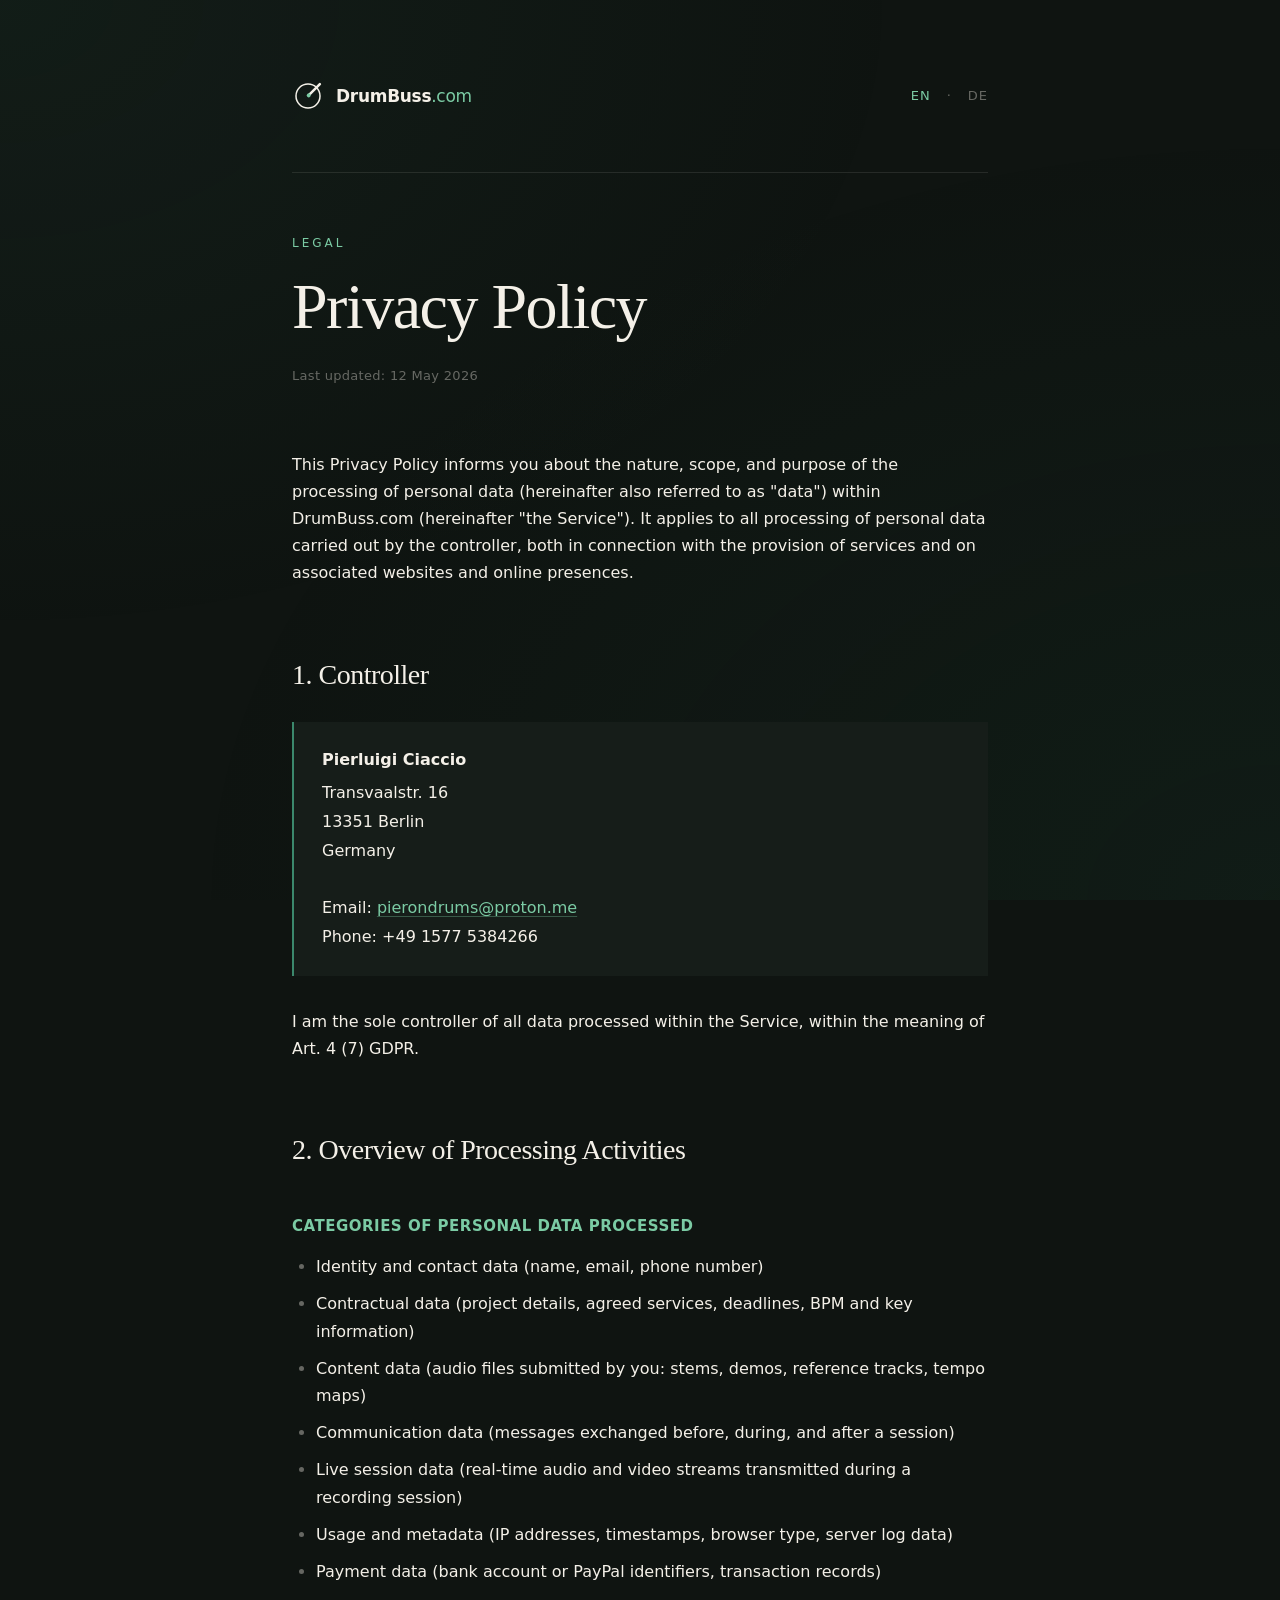
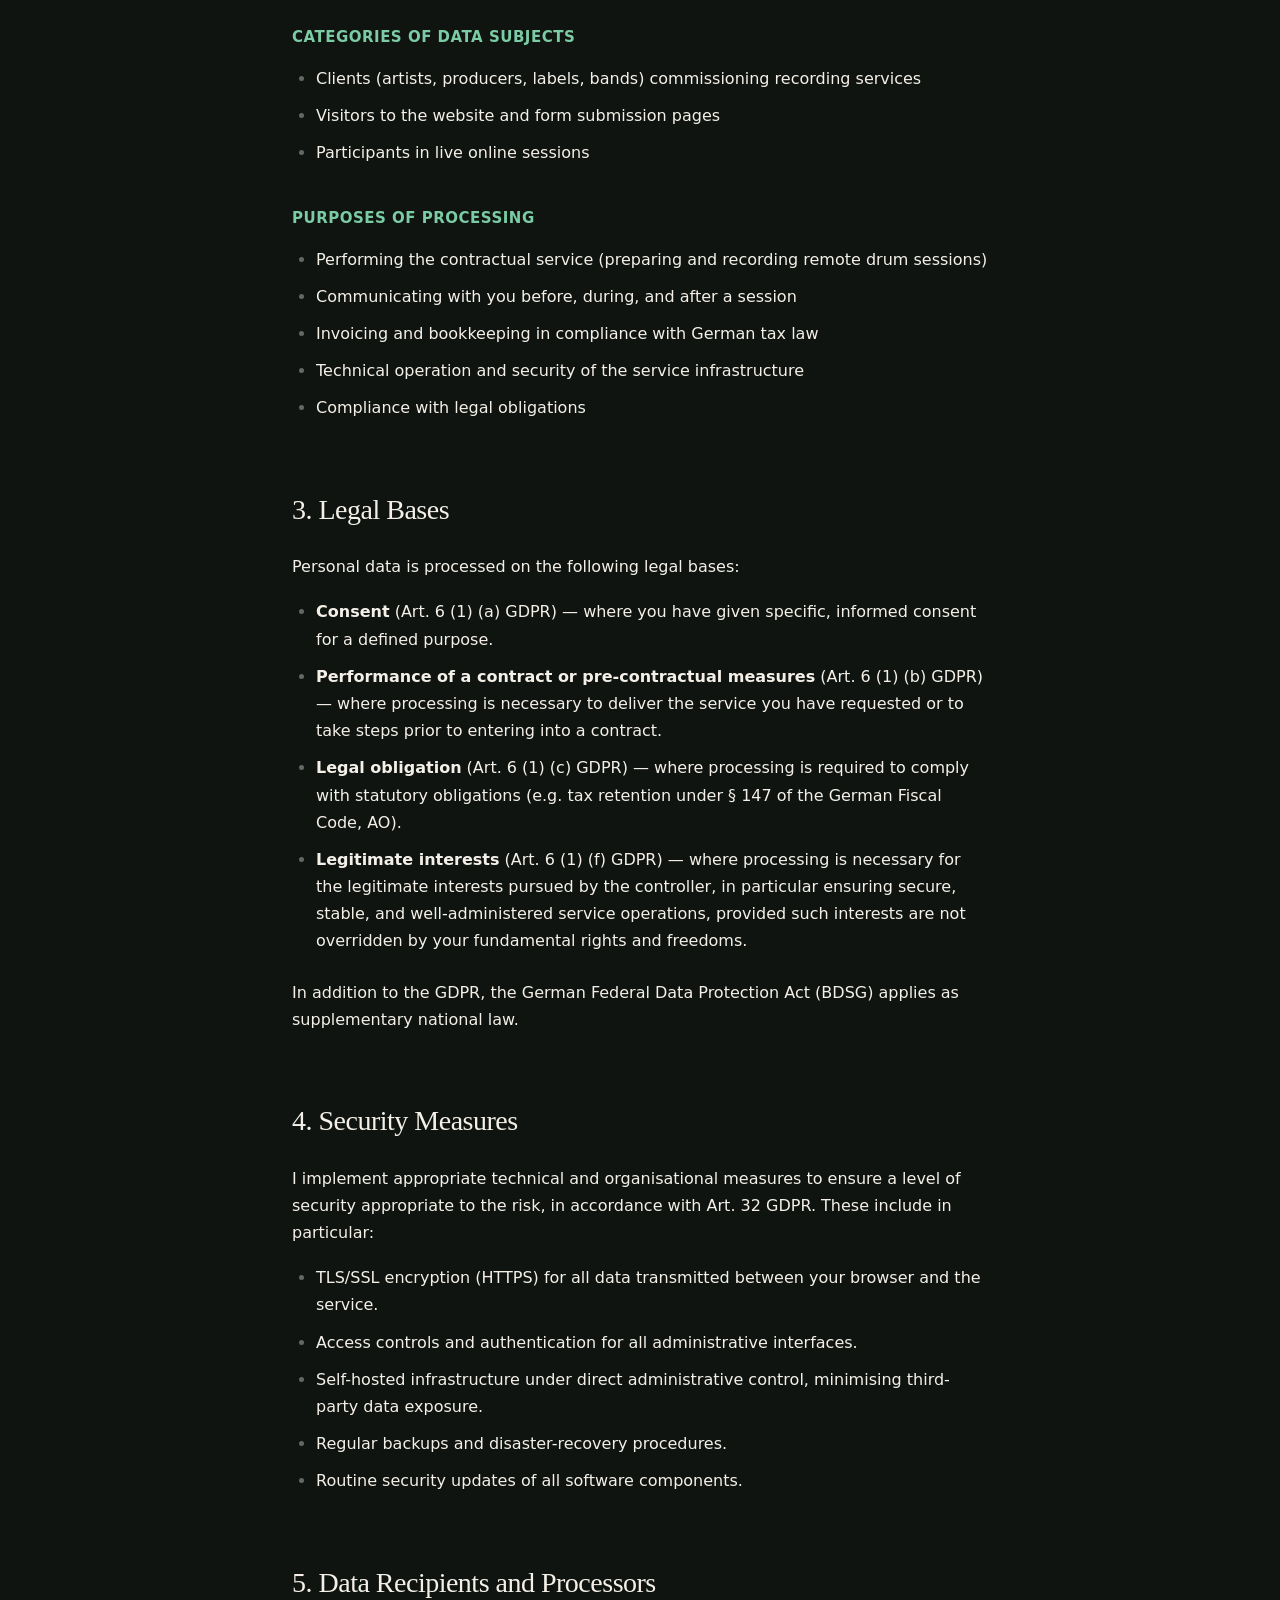
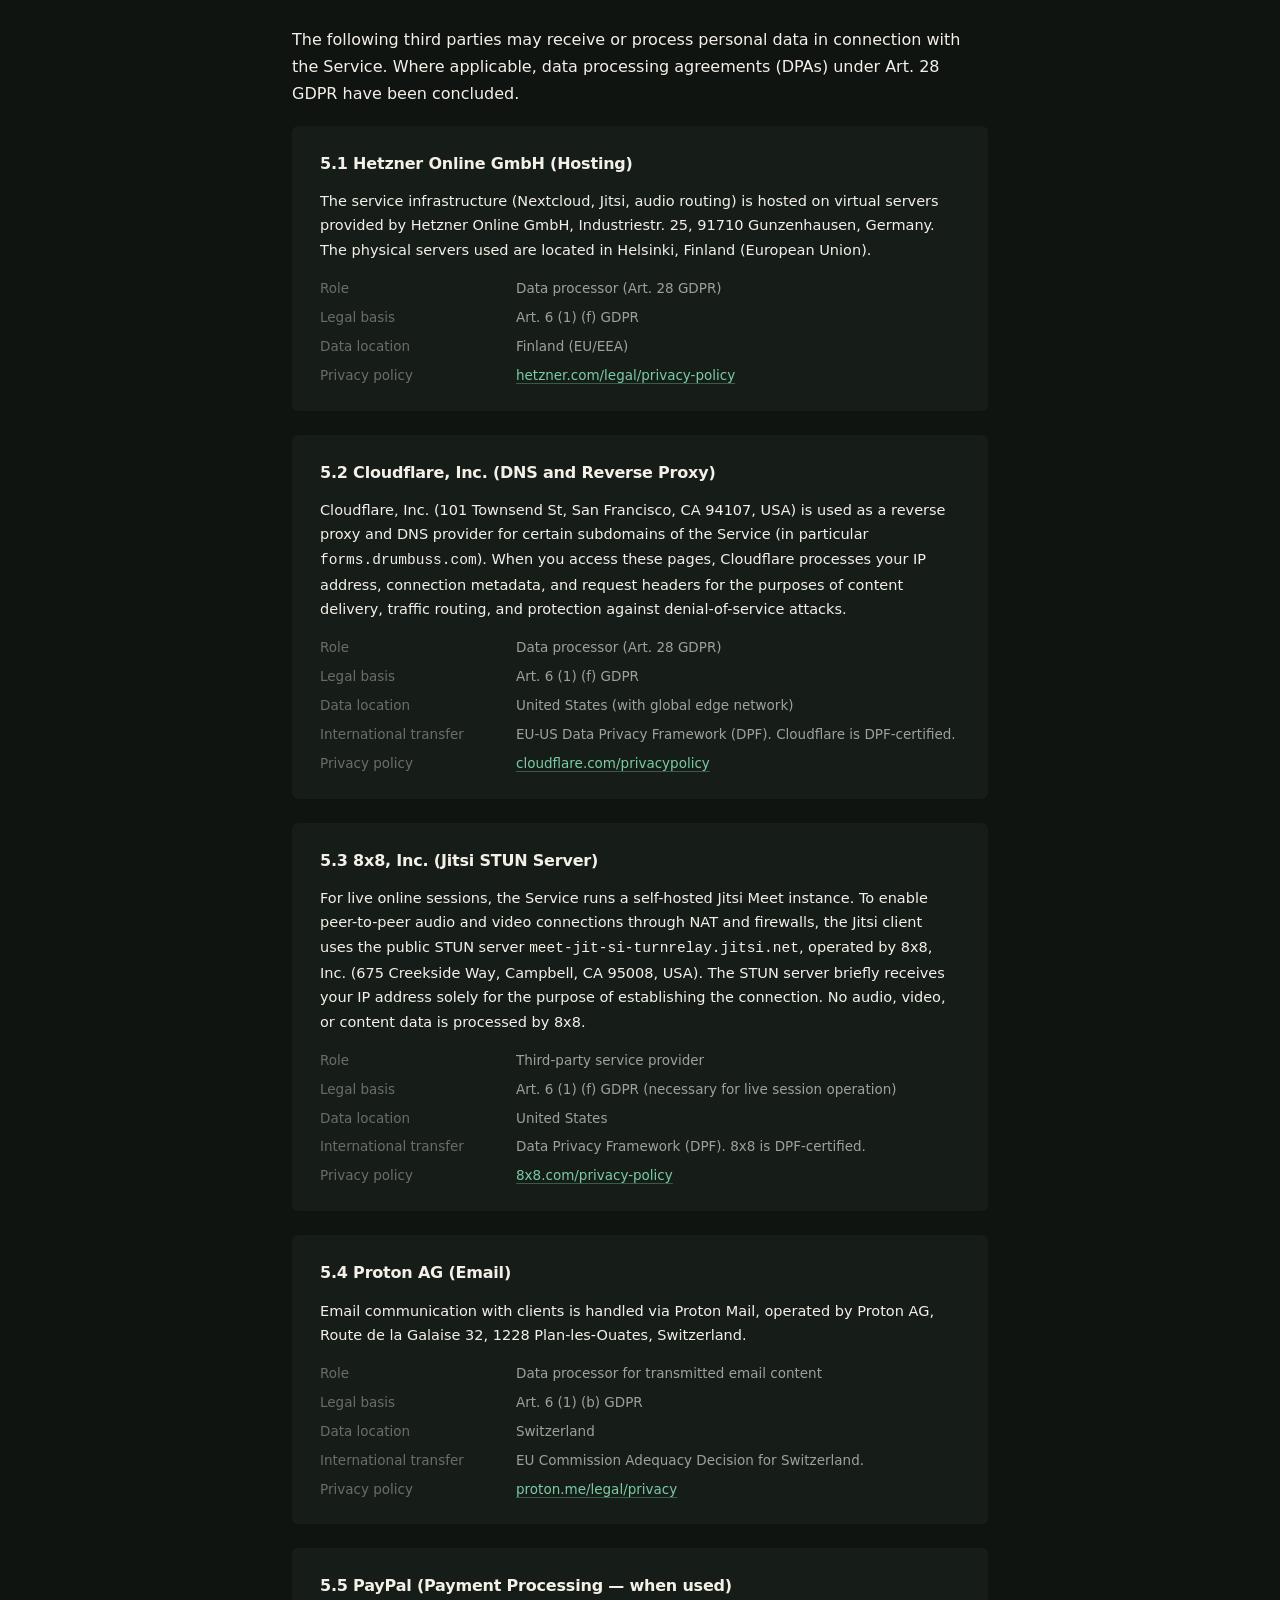
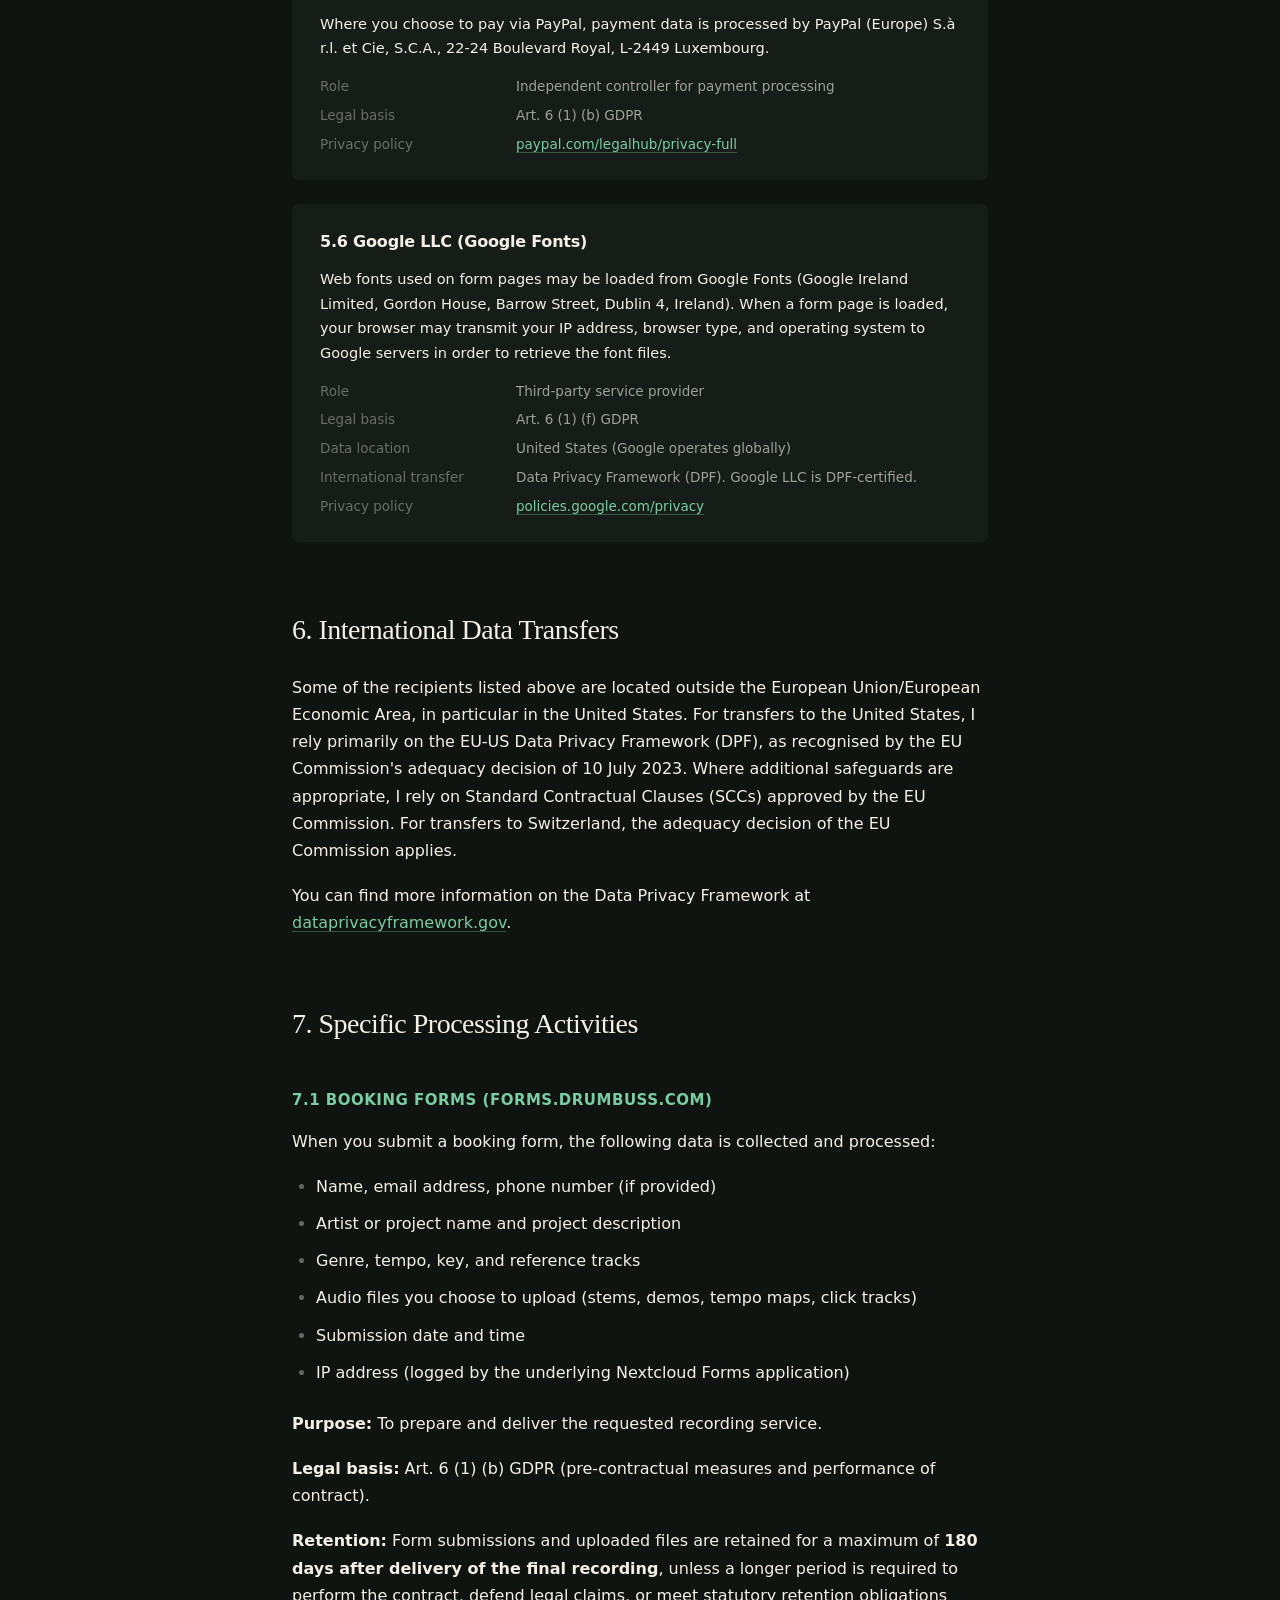
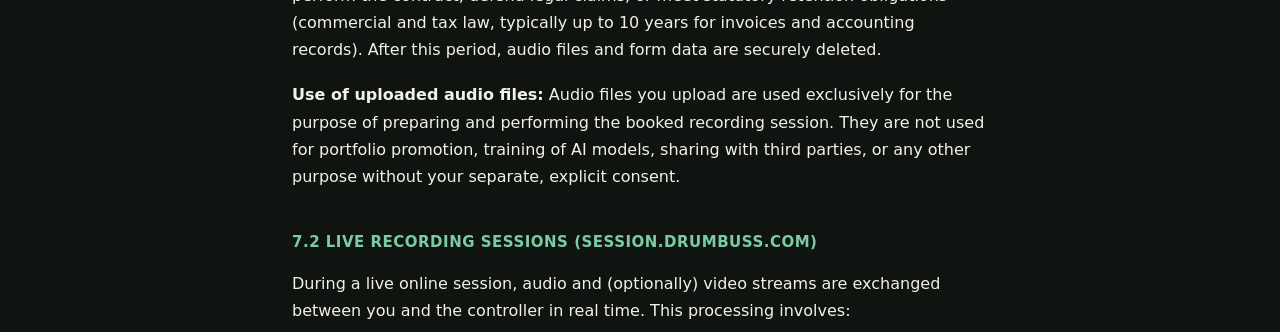
<file: index.html>
<!DOCTYPE html>
<html lang="en">
<head>
  <meta charset="UTF-8">
  <meta name="viewport" content="width=device-width, initial-scale=1.0">
  <title>DrumBuss.com — Legal</title>
  <meta http-equiv="refresh" content="0; url=privacy.html">
  <link rel="stylesheet" href="style.css">
  <link rel="icon" type="image/svg+xml" href="favicon.svg">
</head>
<body>
<div class="page">
  <nav class="topnav">
    <a href="https://forms.drumbuss.com" class="brand">
      <svg class="brand-mark" viewBox="0 0 64 64" xmlns="http://www.w3.org/2000/svg">
        <g transform="translate(32, 32)">
          <circle cx="0" cy="0" r="24" fill="none" stroke="#F4F0E8" stroke-width="3"/>
          <g transform="rotate(-45)">
            <rect x="2" y="-2.5" width="34" height="5" rx="2.5" fill="#F4F0E8"/>
            <circle cx="2" cy="0" r="4" fill="#7BCBA4"/>
          </g>
        </g>
      </svg>
      <span class="brand-name">Drum<span style="font-weight:600">Buss</span><span class="dot">.com</span></span>
    </a>
  </nav>
  <header class="doc-header">
    <div class="doc-kicker">Legal</div>
    <h1>Legal Documents</h1>
  </header>
  <main class="doc-body">
    <p>This page hosts the legal documents for DrumBuss.com.</p>
    <h3>English</h3>
    <ul>
      <li><a href="privacy.html">Privacy Policy</a></li>
      <li><a href="impressum-en.html">Legal Notice (Impressum)</a></li>
    </ul>
    <h3>Deutsch</h3>
    <ul>
      <li><a href="datenschutz.html">Datenschutzerklärung</a></li>
      <li><a href="impressum-de.html">Impressum</a></li>
    </ul>
  </main>
  <footer class="doc-footer">
    <div>
      <a href="privacy.html">Privacy</a>
      <a href="impressum-en.html">Impressum</a>
    </div>
    <div>© 2026 Pierluigi Ciaccio</div>
  </footer>
</div>
</body>
</html>
</file>
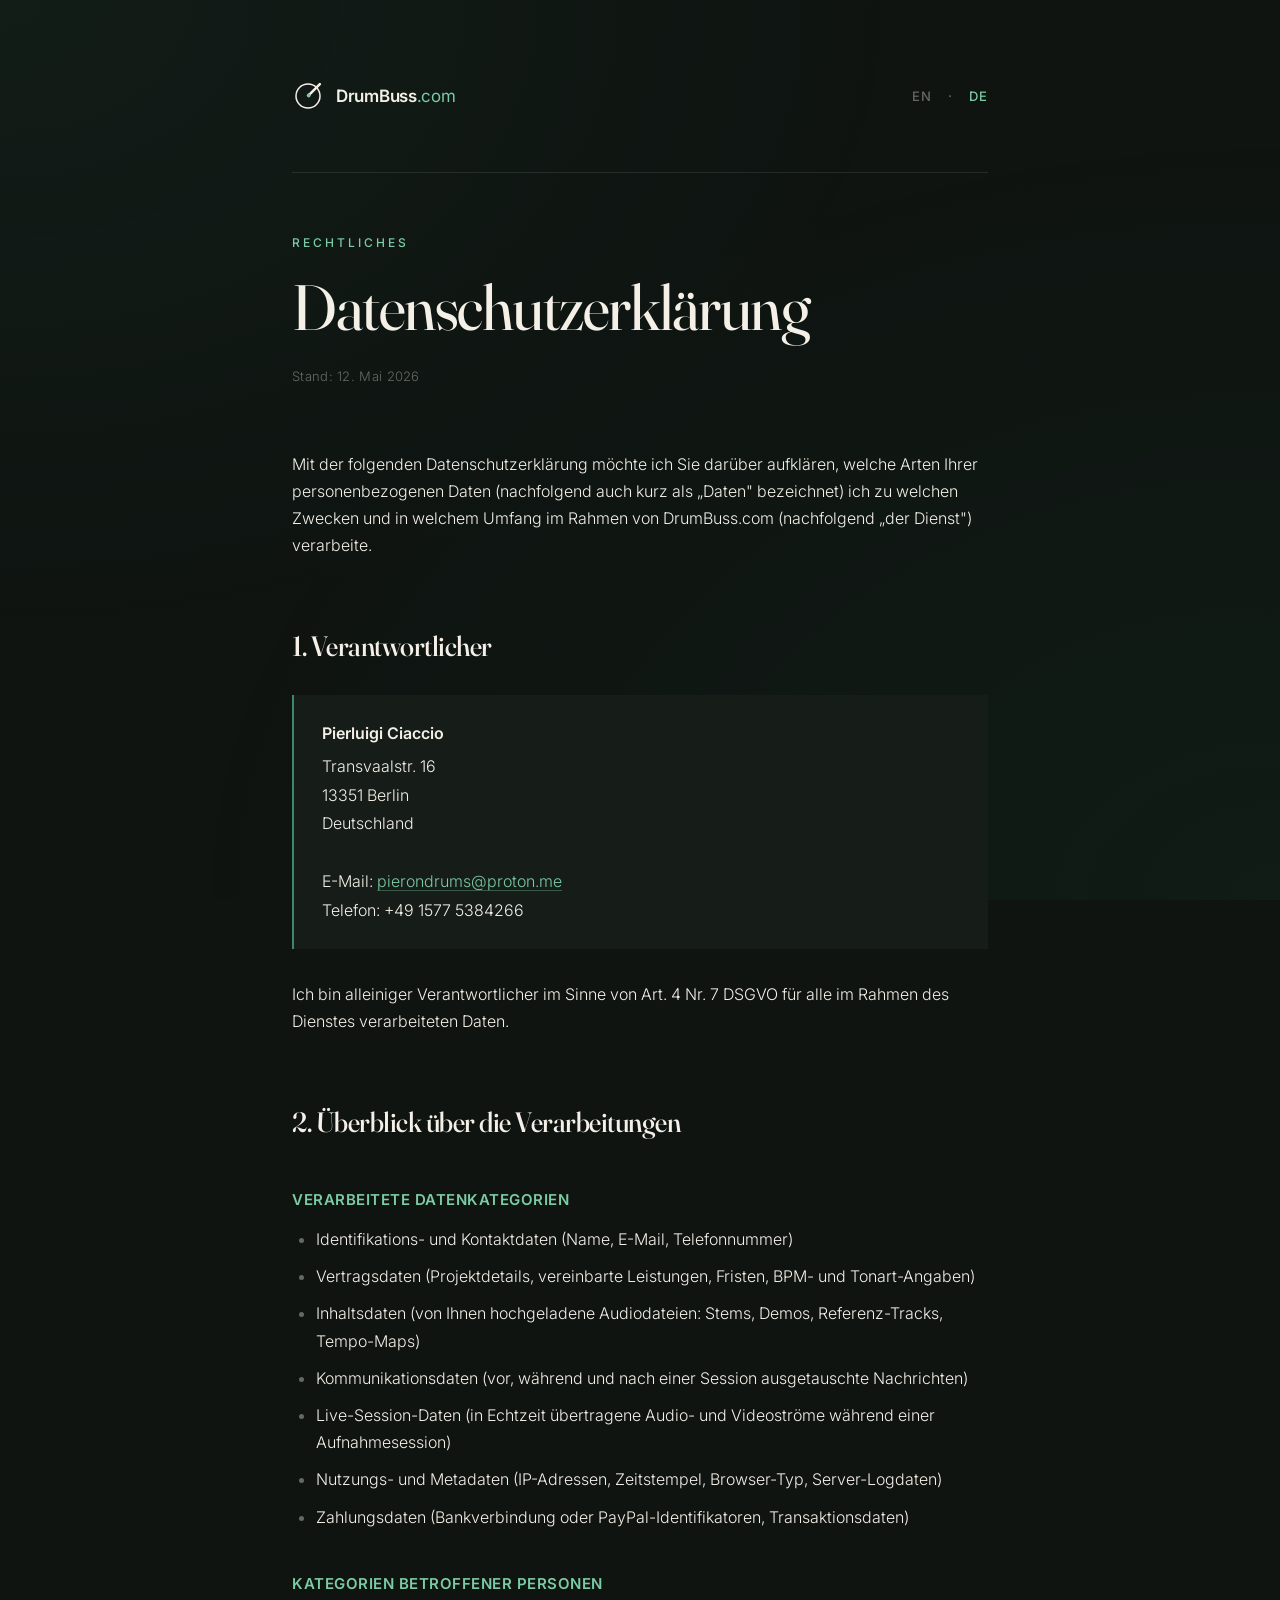
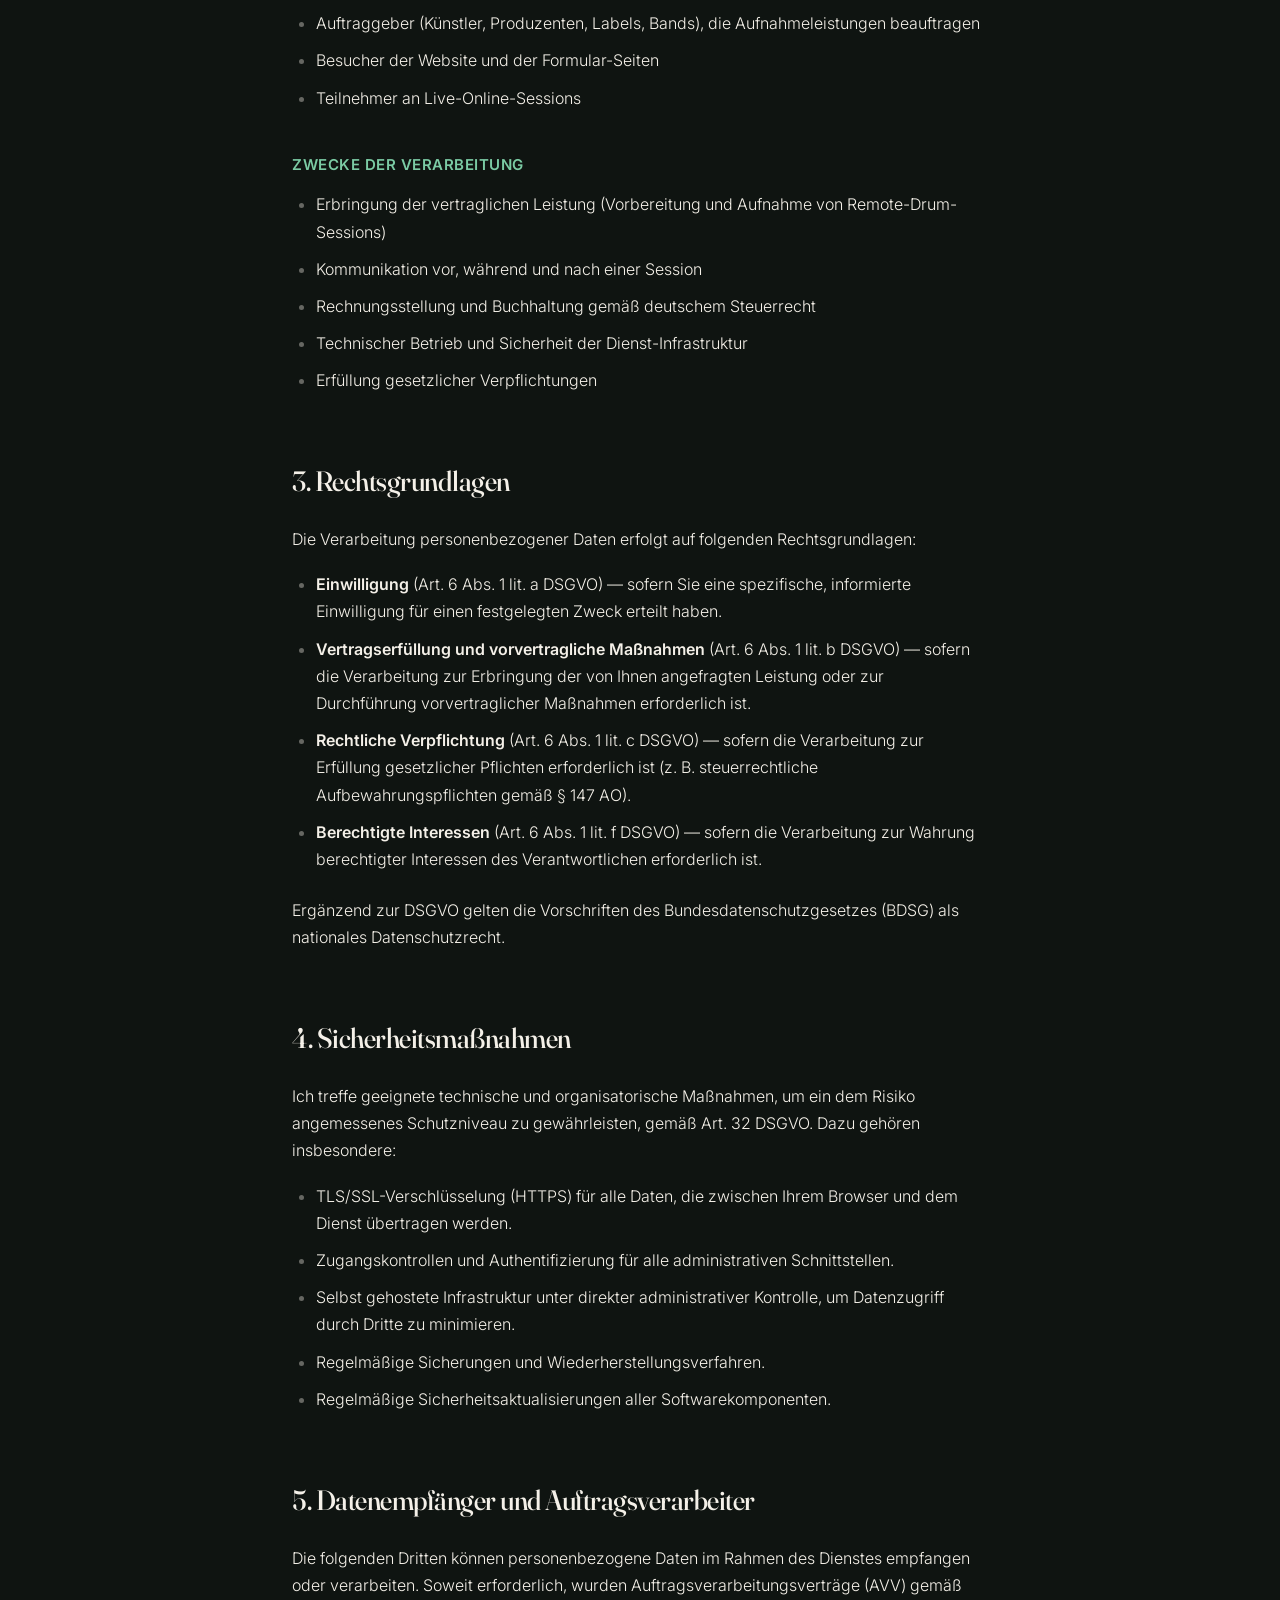
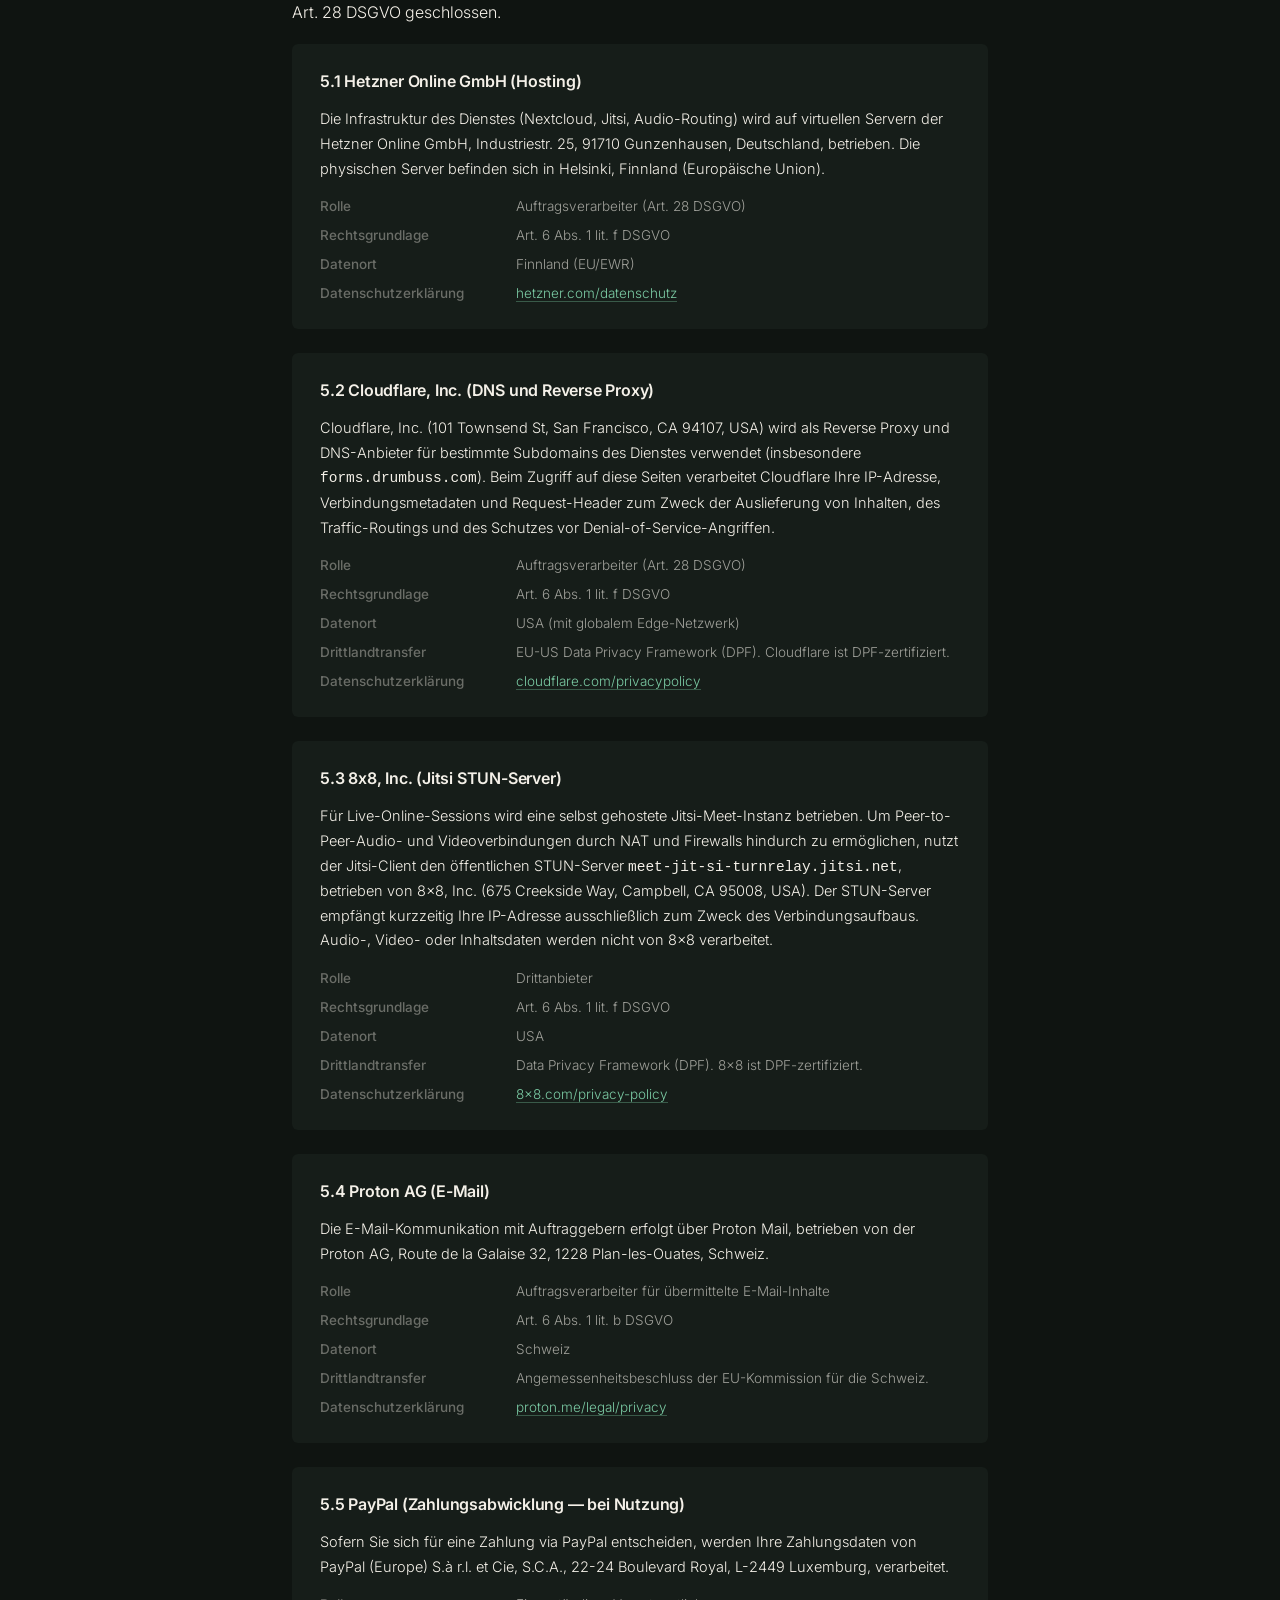
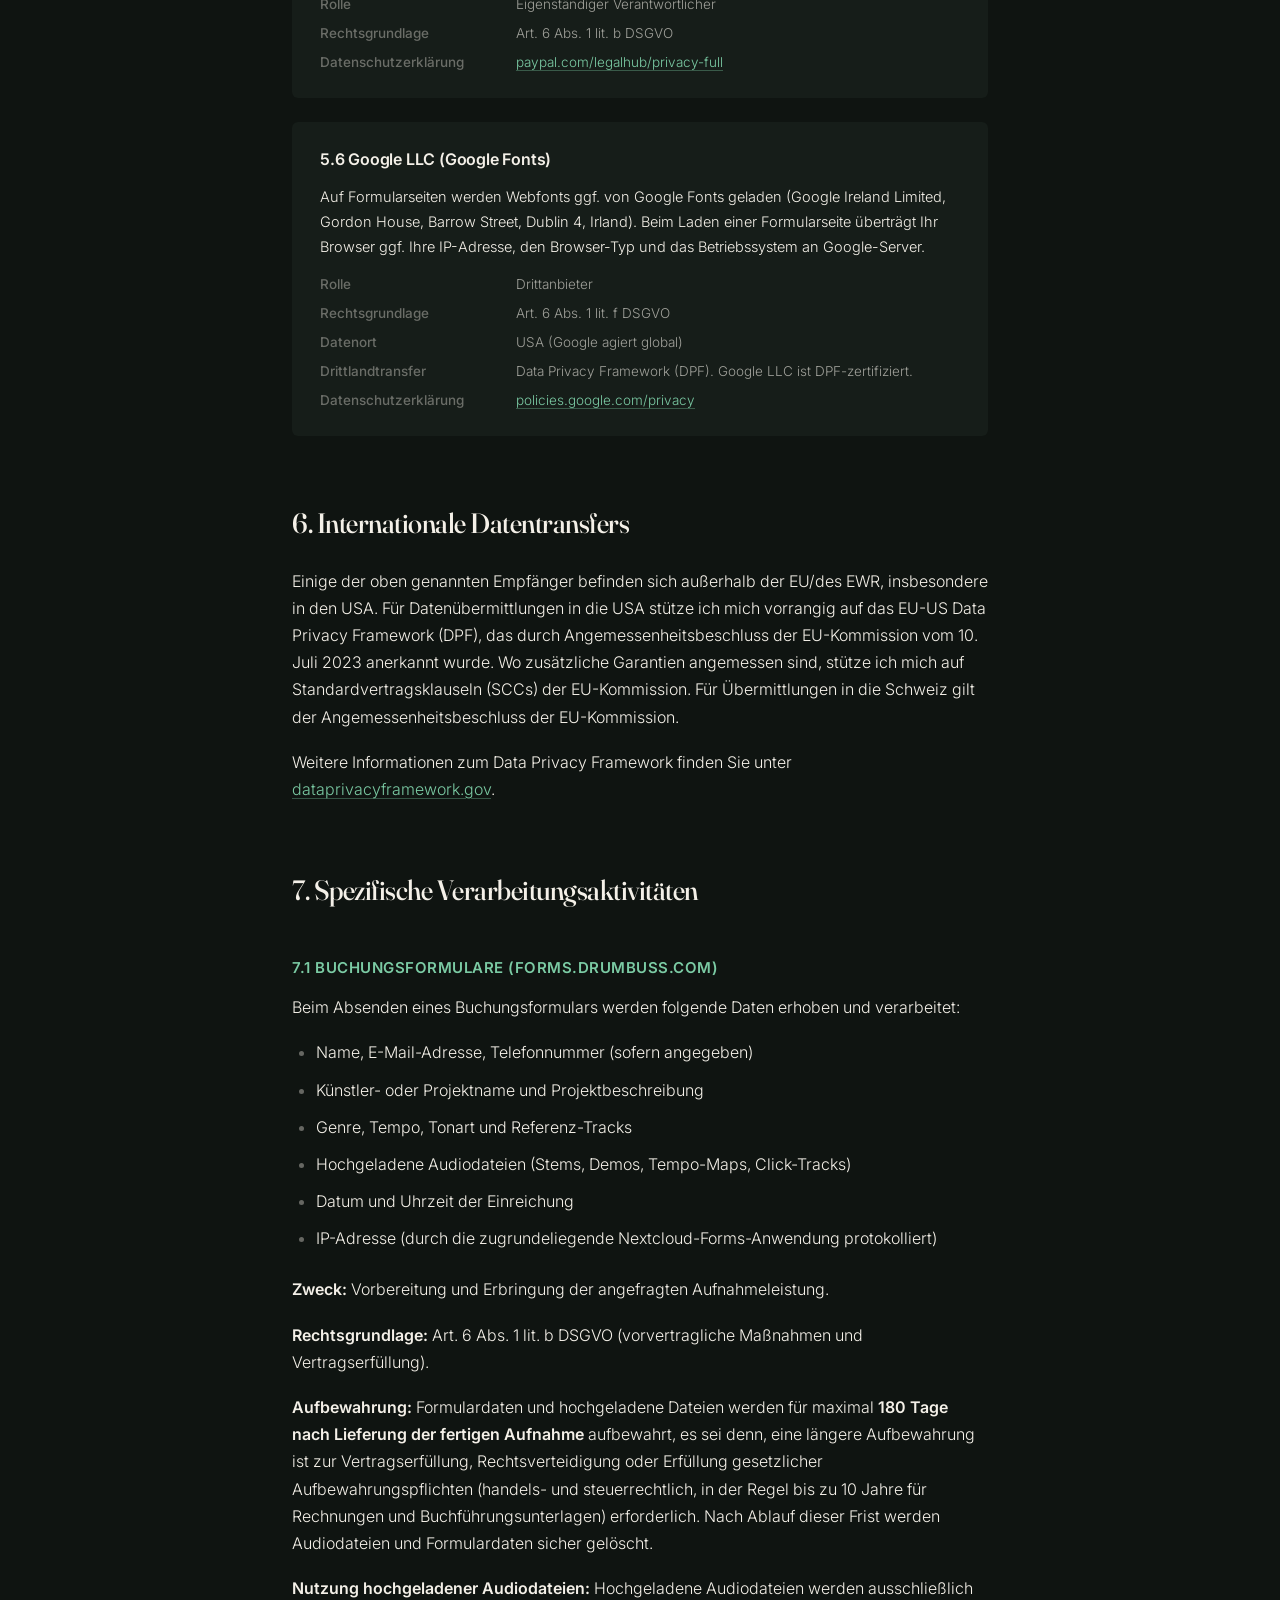
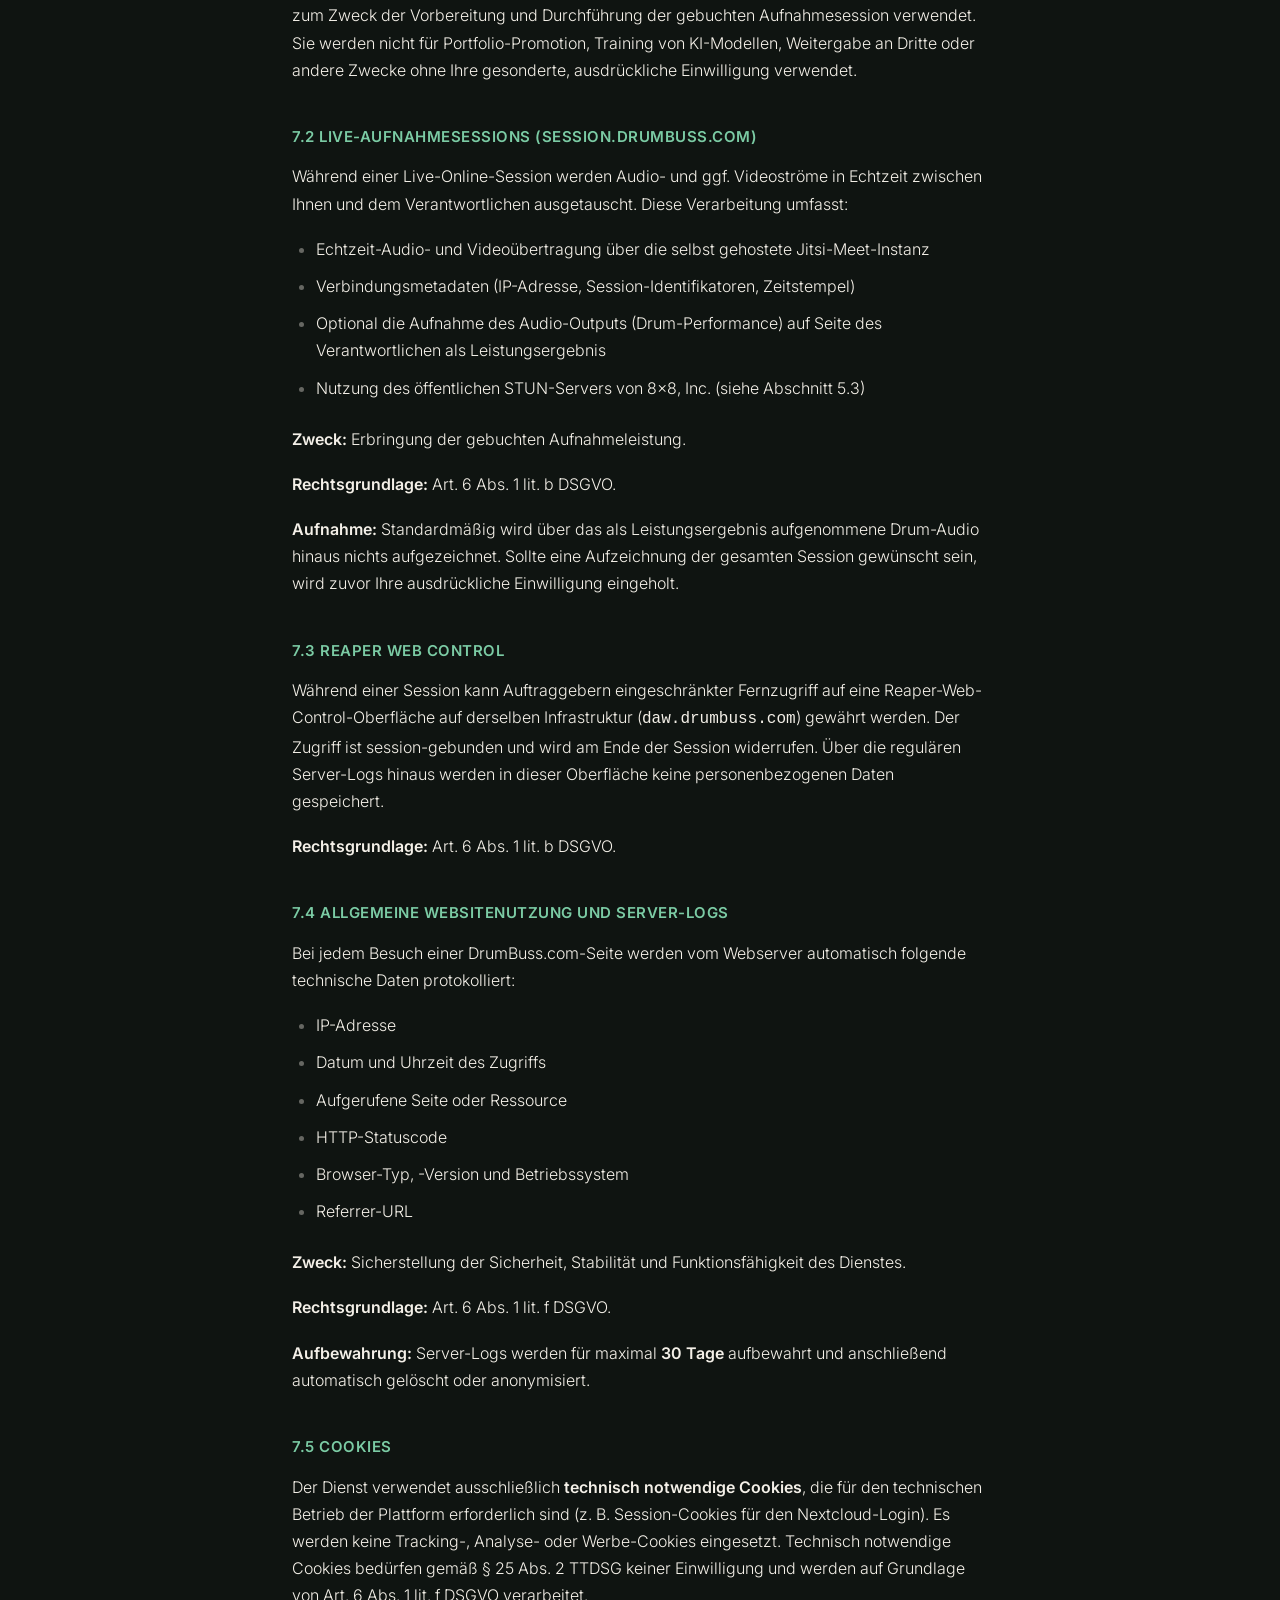
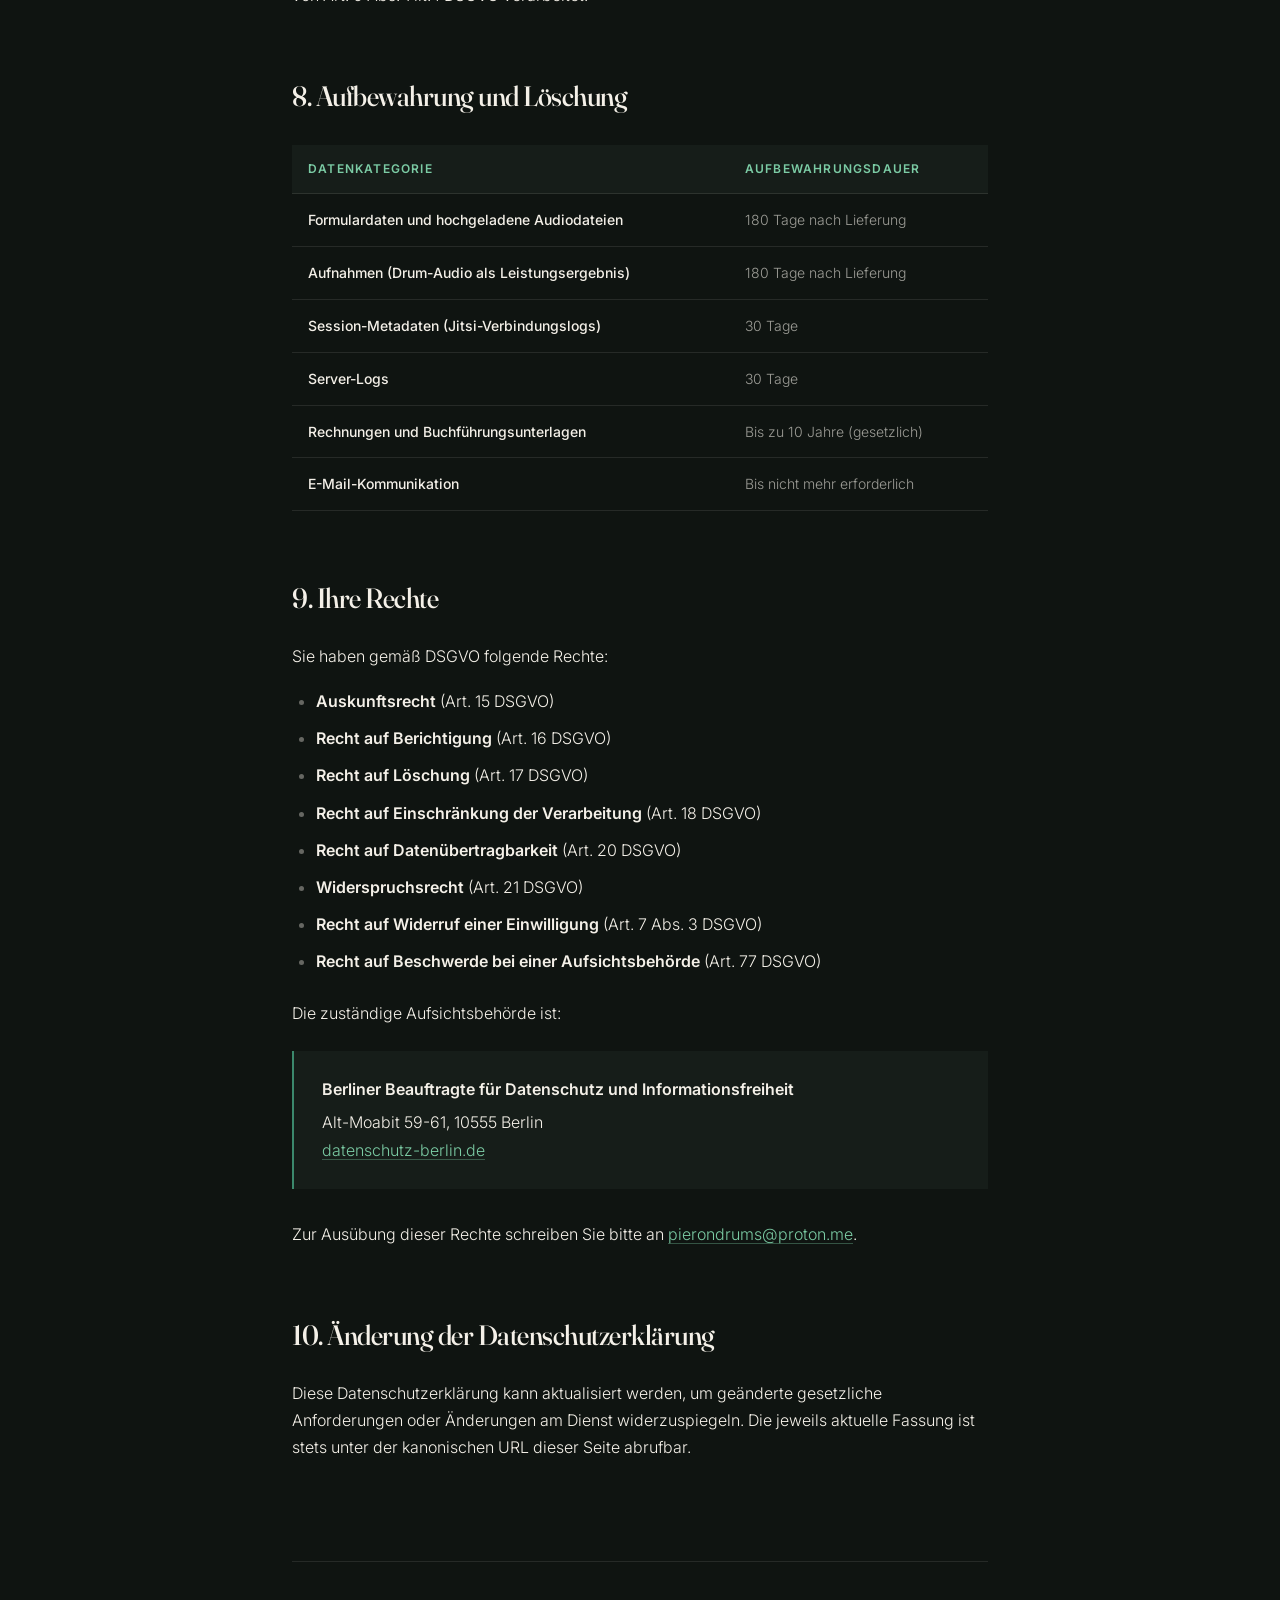
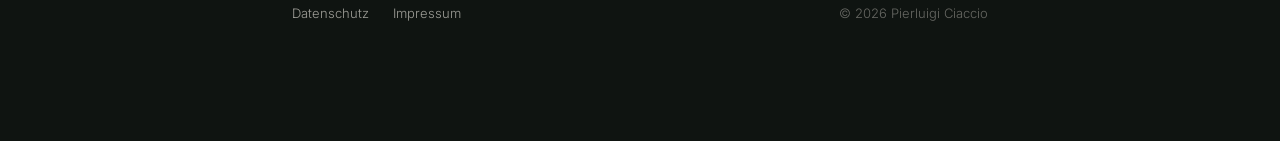
<file: datenschutz.html>
<!DOCTYPE html>
<html lang="de">
<head>
  <meta charset="UTF-8">
  <meta name="viewport" content="width=device-width, initial-scale=1.0">
  <meta name="robots" content="index, follow">
  <title>Datenschutzerklärung — DrumBuss.com</title>
  <meta name="description" content="Datenschutzerklärung für DrumBuss.com, den Echtzeit-Remote-Drum-Recording-Dienst.">
  <link rel="stylesheet" href="style.css">
  <link rel="icon" type="image/svg+xml" href="favicon.svg">
</head>
<body>
<div class="page">

  <nav class="topnav">
    <a href="https://forms.drumbuss.com" class="brand">
      <svg class="brand-mark" viewBox="0 0 64 64" xmlns="http://www.w3.org/2000/svg">
        <g transform="translate(32, 32)">
          <circle cx="0" cy="0" r="24" fill="none" stroke="#F4F0E8" stroke-width="3"/>
          <g transform="rotate(-45)">
            <rect x="2" y="-2.5" width="34" height="5" rx="2.5" fill="#F4F0E8"/>
            <circle cx="2" cy="0" r="4" fill="#7BCBA4"/>
          </g>
        </g>
      </svg>
      <span class="brand-name">Drum<span style="font-weight:600">Buss</span><span class="dot">.com</span></span>
    </a>
    <div class="lang-switch">
      <a href="privacy.html">EN</a>
      <span class="sep">·</span>
      <a href="datenschutz.html" class="active">DE</a>
    </div>
  </nav>

  <header class="doc-header">
    <div class="doc-kicker">Rechtliches</div>
    <h1>Datenschutzerklärung</h1>
    <div class="doc-meta">Stand: 12. Mai 2026</div>
  </header>

  <main class="doc-body">

    <p>Mit der folgenden Datenschutzerklärung möchte ich Sie darüber aufklären, welche Arten Ihrer personenbezogenen Daten (nachfolgend auch kurz als „Daten" bezeichnet) ich zu welchen Zwecken und in welchem Umfang im Rahmen von DrumBuss.com (nachfolgend „der Dienst") verarbeite.</p>

    <h2>1. Verantwortlicher</h2>
    <div class="address">
      <strong>Pierluigi Ciaccio</strong>
      Transvaalstr. 16<br>
      13351 Berlin<br>
      Deutschland<br><br>
      E-Mail: <a href="mailto:pierondrums@proton.me">pierondrums@proton.me</a><br>
      Telefon: +49 1577 5384266
    </div>
    <p>Ich bin alleiniger Verantwortlicher im Sinne von Art. 4 Nr. 7 DSGVO für alle im Rahmen des Dienstes verarbeiteten Daten.</p>

    <h2>2. Überblick über die Verarbeitungen</h2>

    <h3>Verarbeitete Datenkategorien</h3>
    <ul>
      <li>Identifikations- und Kontaktdaten (Name, E-Mail, Telefonnummer)</li>
      <li>Vertragsdaten (Projektdetails, vereinbarte Leistungen, Fristen, BPM- und Tonart-Angaben)</li>
      <li>Inhaltsdaten (von Ihnen hochgeladene Audiodateien: Stems, Demos, Referenz-Tracks, Tempo-Maps)</li>
      <li>Kommunikationsdaten (vor, während und nach einer Session ausgetauschte Nachrichten)</li>
      <li>Live-Session-Daten (in Echtzeit übertragene Audio- und Videoströme während einer Aufnahmesession)</li>
      <li>Nutzungs- und Metadaten (IP-Adressen, Zeitstempel, Browser-Typ, Server-Logdaten)</li>
      <li>Zahlungsdaten (Bankverbindung oder PayPal-Identifikatoren, Transaktionsdaten)</li>
    </ul>

    <h3>Kategorien betroffener Personen</h3>
    <ul>
      <li>Auftraggeber (Künstler, Produzenten, Labels, Bands), die Aufnahmeleistungen beauftragen</li>
      <li>Besucher der Website und der Formular-Seiten</li>
      <li>Teilnehmer an Live-Online-Sessions</li>
    </ul>

    <h3>Zwecke der Verarbeitung</h3>
    <ul>
      <li>Erbringung der vertraglichen Leistung (Vorbereitung und Aufnahme von Remote-Drum-Sessions)</li>
      <li>Kommunikation vor, während und nach einer Session</li>
      <li>Rechnungsstellung und Buchhaltung gemäß deutschem Steuerrecht</li>
      <li>Technischer Betrieb und Sicherheit der Dienst-Infrastruktur</li>
      <li>Erfüllung gesetzlicher Verpflichtungen</li>
    </ul>

    <h2>3. Rechtsgrundlagen</h2>
    <p>Die Verarbeitung personenbezogener Daten erfolgt auf folgenden Rechtsgrundlagen:</p>
    <ul>
      <li><strong>Einwilligung</strong> (Art. 6 Abs. 1 lit. a DSGVO) — sofern Sie eine spezifische, informierte Einwilligung für einen festgelegten Zweck erteilt haben.</li>
      <li><strong>Vertragserfüllung und vorvertragliche Maßnahmen</strong> (Art. 6 Abs. 1 lit. b DSGVO) — sofern die Verarbeitung zur Erbringung der von Ihnen angefragten Leistung oder zur Durchführung vorvertraglicher Maßnahmen erforderlich ist.</li>
      <li><strong>Rechtliche Verpflichtung</strong> (Art. 6 Abs. 1 lit. c DSGVO) — sofern die Verarbeitung zur Erfüllung gesetzlicher Pflichten erforderlich ist (z. B. steuerrechtliche Aufbewahrungspflichten gemäß § 147 AO).</li>
      <li><strong>Berechtigte Interessen</strong> (Art. 6 Abs. 1 lit. f DSGVO) — sofern die Verarbeitung zur Wahrung berechtigter Interessen des Verantwortlichen erforderlich ist.</li>
    </ul>
    <p>Ergänzend zur DSGVO gelten die Vorschriften des Bundesdatenschutzgesetzes (BDSG) als nationales Datenschutzrecht.</p>

    <h2>4. Sicherheitsmaßnahmen</h2>
    <p>Ich treffe geeignete technische und organisatorische Maßnahmen, um ein dem Risiko angemessenes Schutzniveau zu gewährleisten, gemäß Art. 32 DSGVO. Dazu gehören insbesondere:</p>
    <ul>
      <li>TLS/SSL-Verschlüsselung (HTTPS) für alle Daten, die zwischen Ihrem Browser und dem Dienst übertragen werden.</li>
      <li>Zugangskontrollen und Authentifizierung für alle administrativen Schnittstellen.</li>
      <li>Selbst gehostete Infrastruktur unter direkter administrativer Kontrolle, um Datenzugriff durch Dritte zu minimieren.</li>
      <li>Regelmäßige Sicherungen und Wiederherstellungsverfahren.</li>
      <li>Regelmäßige Sicherheitsaktualisierungen aller Softwarekomponenten.</li>
    </ul>

    <h2>5. Datenempfänger und Auftragsverarbeiter</h2>
    <p>Die folgenden Dritten können personenbezogene Daten im Rahmen des Dienstes empfangen oder verarbeiten. Soweit erforderlich, wurden Auftragsverarbeitungsverträge (AVV) gemäß Art. 28 DSGVO geschlossen.</p>

    <div class="recipient">
      <h4>5.1 Hetzner Online GmbH (Hosting)</h4>
      <p>Die Infrastruktur des Dienstes (Nextcloud, Jitsi, Audio-Routing) wird auf virtuellen Servern der Hetzner Online GmbH, Industriestr. 25, 91710 Gunzenhausen, Deutschland, betrieben. Die physischen Server befinden sich in Helsinki, Finnland (Europäische Union).</p>
      <dl>
        <dt>Rolle</dt><dd>Auftragsverarbeiter (Art. 28 DSGVO)</dd>
        <dt>Rechtsgrundlage</dt><dd>Art. 6 Abs. 1 lit. f DSGVO</dd>
        <dt>Datenort</dt><dd>Finnland (EU/EWR)</dd>
        <dt>Datenschutzerklärung</dt><dd><a href="https://www.hetzner.com/de/rechtliches/datenschutz" target="_blank" rel="noopener">hetzner.com/datenschutz</a></dd>
      </dl>
    </div>

    <div class="recipient">
      <h4>5.2 Cloudflare, Inc. (DNS und Reverse Proxy)</h4>
      <p>Cloudflare, Inc. (101 Townsend St, San Francisco, CA 94107, USA) wird als Reverse Proxy und DNS-Anbieter für bestimmte Subdomains des Dienstes verwendet (insbesondere <code>forms.drumbuss.com</code>). Beim Zugriff auf diese Seiten verarbeitet Cloudflare Ihre IP-Adresse, Verbindungsmetadaten und Request-Header zum Zweck der Auslieferung von Inhalten, des Traffic-Routings und des Schutzes vor Denial-of-Service-Angriffen.</p>
      <dl>
        <dt>Rolle</dt><dd>Auftragsverarbeiter (Art. 28 DSGVO)</dd>
        <dt>Rechtsgrundlage</dt><dd>Art. 6 Abs. 1 lit. f DSGVO</dd>
        <dt>Datenort</dt><dd>USA (mit globalem Edge-Netzwerk)</dd>
        <dt>Drittlandtransfer</dt><dd>EU-US Data Privacy Framework (DPF). Cloudflare ist DPF-zertifiziert.</dd>
        <dt>Datenschutzerklärung</dt><dd><a href="https://www.cloudflare.com/de-de/privacypolicy/" target="_blank" rel="noopener">cloudflare.com/privacypolicy</a></dd>
      </dl>
    </div>

    <div class="recipient">
      <h4>5.3 8x8, Inc. (Jitsi STUN-Server)</h4>
      <p>Für Live-Online-Sessions wird eine selbst gehostete Jitsi-Meet-Instanz betrieben. Um Peer-to-Peer-Audio- und Videoverbindungen durch NAT und Firewalls hindurch zu ermöglichen, nutzt der Jitsi-Client den öffentlichen STUN-Server <code>meet-jit-si-turnrelay.jitsi.net</code>, betrieben von 8x8, Inc. (675 Creekside Way, Campbell, CA 95008, USA). Der STUN-Server empfängt kurzzeitig Ihre IP-Adresse ausschließlich zum Zweck des Verbindungsaufbaus. Audio-, Video- oder Inhaltsdaten werden nicht von 8x8 verarbeitet.</p>
      <dl>
        <dt>Rolle</dt><dd>Drittanbieter</dd>
        <dt>Rechtsgrundlage</dt><dd>Art. 6 Abs. 1 lit. f DSGVO</dd>
        <dt>Datenort</dt><dd>USA</dd>
        <dt>Drittlandtransfer</dt><dd>Data Privacy Framework (DPF). 8x8 ist DPF-zertifiziert.</dd>
        <dt>Datenschutzerklärung</dt><dd><a href="https://www.8x8.com/terms-and-conditions/privacy-policy" target="_blank" rel="noopener">8x8.com/privacy-policy</a></dd>
      </dl>
    </div>

    <div class="recipient">
      <h4>5.4 Proton AG (E-Mail)</h4>
      <p>Die E-Mail-Kommunikation mit Auftraggebern erfolgt über Proton Mail, betrieben von der Proton AG, Route de la Galaise 32, 1228 Plan-les-Ouates, Schweiz.</p>
      <dl>
        <dt>Rolle</dt><dd>Auftragsverarbeiter für übermittelte E-Mail-Inhalte</dd>
        <dt>Rechtsgrundlage</dt><dd>Art. 6 Abs. 1 lit. b DSGVO</dd>
        <dt>Datenort</dt><dd>Schweiz</dd>
        <dt>Drittlandtransfer</dt><dd>Angemessenheitsbeschluss der EU-Kommission für die Schweiz.</dd>
        <dt>Datenschutzerklärung</dt><dd><a href="https://proton.me/legal/privacy" target="_blank" rel="noopener">proton.me/legal/privacy</a></dd>
      </dl>
    </div>

    <div class="recipient">
      <h4>5.5 PayPal (Zahlungsabwicklung — bei Nutzung)</h4>
      <p>Sofern Sie sich für eine Zahlung via PayPal entscheiden, werden Ihre Zahlungsdaten von PayPal (Europe) S.à r.l. et Cie, S.C.A., 22-24 Boulevard Royal, L-2449 Luxemburg, verarbeitet.</p>
      <dl>
        <dt>Rolle</dt><dd>Eigenständiger Verantwortlicher</dd>
        <dt>Rechtsgrundlage</dt><dd>Art. 6 Abs. 1 lit. b DSGVO</dd>
        <dt>Datenschutzerklärung</dt><dd><a href="https://www.paypal.com/de/legalhub/privacy-full" target="_blank" rel="noopener">paypal.com/legalhub/privacy-full</a></dd>
      </dl>
    </div>

    <div class="recipient">
      <h4>5.6 Google LLC (Google Fonts)</h4>
      <p>Auf Formularseiten werden Webfonts ggf. von Google Fonts geladen (Google Ireland Limited, Gordon House, Barrow Street, Dublin 4, Irland). Beim Laden einer Formularseite überträgt Ihr Browser ggf. Ihre IP-Adresse, den Browser-Typ und das Betriebssystem an Google-Server.</p>
      <dl>
        <dt>Rolle</dt><dd>Drittanbieter</dd>
        <dt>Rechtsgrundlage</dt><dd>Art. 6 Abs. 1 lit. f DSGVO</dd>
        <dt>Datenort</dt><dd>USA (Google agiert global)</dd>
        <dt>Drittlandtransfer</dt><dd>Data Privacy Framework (DPF). Google LLC ist DPF-zertifiziert.</dd>
        <dt>Datenschutzerklärung</dt><dd><a href="https://policies.google.com/privacy" target="_blank" rel="noopener">policies.google.com/privacy</a></dd>
      </dl>
    </div>

    <h2>6. Internationale Datentransfers</h2>
    <p>Einige der oben genannten Empfänger befinden sich außerhalb der EU/des EWR, insbesondere in den USA. Für Datenübermittlungen in die USA stütze ich mich vorrangig auf das EU-US Data Privacy Framework (DPF), das durch Angemessenheitsbeschluss der EU-Kommission vom 10. Juli 2023 anerkannt wurde. Wo zusätzliche Garantien angemessen sind, stütze ich mich auf Standardvertragsklauseln (SCCs) der EU-Kommission. Für Übermittlungen in die Schweiz gilt der Angemessenheitsbeschluss der EU-Kommission.</p>
    <p>Weitere Informationen zum Data Privacy Framework finden Sie unter <a href="https://www.dataprivacyframework.gov/" target="_blank" rel="noopener">dataprivacyframework.gov</a>.</p>

    <h2>7. Spezifische Verarbeitungsaktivitäten</h2>

    <h3>7.1 Buchungsformulare (forms.drumbuss.com)</h3>
    <p>Beim Absenden eines Buchungsformulars werden folgende Daten erhoben und verarbeitet:</p>
    <ul>
      <li>Name, E-Mail-Adresse, Telefonnummer (sofern angegeben)</li>
      <li>Künstler- oder Projektname und Projektbeschreibung</li>
      <li>Genre, Tempo, Tonart und Referenz-Tracks</li>
      <li>Hochgeladene Audiodateien (Stems, Demos, Tempo-Maps, Click-Tracks)</li>
      <li>Datum und Uhrzeit der Einreichung</li>
      <li>IP-Adresse (durch die zugrundeliegende Nextcloud-Forms-Anwendung protokolliert)</li>
    </ul>
    <p><strong>Zweck:</strong> Vorbereitung und Erbringung der angefragten Aufnahmeleistung.</p>
    <p><strong>Rechtsgrundlage:</strong> Art. 6 Abs. 1 lit. b DSGVO (vorvertragliche Maßnahmen und Vertragserfüllung).</p>
    <p><strong>Aufbewahrung:</strong> Formulardaten und hochgeladene Dateien werden für maximal <strong>180 Tage nach Lieferung der fertigen Aufnahme</strong> aufbewahrt, es sei denn, eine längere Aufbewahrung ist zur Vertragserfüllung, Rechtsverteidigung oder Erfüllung gesetzlicher Aufbewahrungspflichten (handels- und steuerrechtlich, in der Regel bis zu 10 Jahre für Rechnungen und Buchführungsunterlagen) erforderlich. Nach Ablauf dieser Frist werden Audiodateien und Formulardaten sicher gelöscht.</p>
    <p><strong>Nutzung hochgeladener Audiodateien:</strong> Hochgeladene Audiodateien werden ausschließlich zum Zweck der Vorbereitung und Durchführung der gebuchten Aufnahmesession verwendet. Sie werden nicht für Portfolio-Promotion, Training von KI-Modellen, Weitergabe an Dritte oder andere Zwecke ohne Ihre gesonderte, ausdrückliche Einwilligung verwendet.</p>

    <h3>7.2 Live-Aufnahmesessions (session.drumbuss.com)</h3>
    <p>Während einer Live-Online-Session werden Audio- und ggf. Videoströme in Echtzeit zwischen Ihnen und dem Verantwortlichen ausgetauscht. Diese Verarbeitung umfasst:</p>
    <ul>
      <li>Echtzeit-Audio- und Videoübertragung über die selbst gehostete Jitsi-Meet-Instanz</li>
      <li>Verbindungsmetadaten (IP-Adresse, Session-Identifikatoren, Zeitstempel)</li>
      <li>Optional die Aufnahme des Audio-Outputs (Drum-Performance) auf Seite des Verantwortlichen als Leistungsergebnis</li>
      <li>Nutzung des öffentlichen STUN-Servers von 8x8, Inc. (siehe Abschnitt 5.3)</li>
    </ul>
    <p><strong>Zweck:</strong> Erbringung der gebuchten Aufnahmeleistung.</p>
    <p><strong>Rechtsgrundlage:</strong> Art. 6 Abs. 1 lit. b DSGVO.</p>
    <p><strong>Aufnahme:</strong> Standardmäßig wird über das als Leistungsergebnis aufgenommene Drum-Audio hinaus nichts aufgezeichnet. Sollte eine Aufzeichnung der gesamten Session gewünscht sein, wird zuvor Ihre ausdrückliche Einwilligung eingeholt.</p>

    <h3>7.3 Reaper Web Control</h3>
    <p>Während einer Session kann Auftraggebern eingeschränkter Fernzugriff auf eine Reaper-Web-Control-Oberfläche auf derselben Infrastruktur (<code>daw.drumbuss.com</code>) gewährt werden. Der Zugriff ist session-gebunden und wird am Ende der Session widerrufen. Über die regulären Server-Logs hinaus werden in dieser Oberfläche keine personenbezogenen Daten gespeichert.</p>
    <p><strong>Rechtsgrundlage:</strong> Art. 6 Abs. 1 lit. b DSGVO.</p>

    <h3>7.4 Allgemeine Websitenutzung und Server-Logs</h3>
    <p>Bei jedem Besuch einer DrumBuss.com-Seite werden vom Webserver automatisch folgende technische Daten protokolliert:</p>
    <ul>
      <li>IP-Adresse</li>
      <li>Datum und Uhrzeit des Zugriffs</li>
      <li>Aufgerufene Seite oder Ressource</li>
      <li>HTTP-Statuscode</li>
      <li>Browser-Typ, -Version und Betriebssystem</li>
      <li>Referrer-URL</li>
    </ul>
    <p><strong>Zweck:</strong> Sicherstellung der Sicherheit, Stabilität und Funktionsfähigkeit des Dienstes.</p>
    <p><strong>Rechtsgrundlage:</strong> Art. 6 Abs. 1 lit. f DSGVO.</p>
    <p><strong>Aufbewahrung:</strong> Server-Logs werden für maximal <strong>30 Tage</strong> aufbewahrt und anschließend automatisch gelöscht oder anonymisiert.</p>

    <h3>7.5 Cookies</h3>
    <p>Der Dienst verwendet ausschließlich <strong>technisch notwendige Cookies</strong>, die für den technischen Betrieb der Plattform erforderlich sind (z. B. Session-Cookies für den Nextcloud-Login). Es werden keine Tracking-, Analyse- oder Werbe-Cookies eingesetzt. Technisch notwendige Cookies bedürfen gemäß § 25 Abs. 2 TTDSG keiner Einwilligung und werden auf Grundlage von Art. 6 Abs. 1 lit. f DSGVO verarbeitet.</p>

    <h2>8. Aufbewahrung und Löschung</h2>
    <table>
      <thead>
        <tr><th>Datenkategorie</th><th>Aufbewahrungsdauer</th></tr>
      </thead>
      <tbody>
        <tr><td>Formulardaten und hochgeladene Audiodateien</td><td>180 Tage nach Lieferung</td></tr>
        <tr><td>Aufnahmen (Drum-Audio als Leistungsergebnis)</td><td>180 Tage nach Lieferung</td></tr>
        <tr><td>Session-Metadaten (Jitsi-Verbindungslogs)</td><td>30 Tage</td></tr>
        <tr><td>Server-Logs</td><td>30 Tage</td></tr>
        <tr><td>Rechnungen und Buchführungsunterlagen</td><td>Bis zu 10 Jahre (gesetzlich)</td></tr>
        <tr><td>E-Mail-Kommunikation</td><td>Bis nicht mehr erforderlich</td></tr>
      </tbody>
    </table>

    <h2>9. Ihre Rechte</h2>
    <p>Sie haben gemäß DSGVO folgende Rechte:</p>
    <ul>
      <li><strong>Auskunftsrecht</strong> (Art. 15 DSGVO)</li>
      <li><strong>Recht auf Berichtigung</strong> (Art. 16 DSGVO)</li>
      <li><strong>Recht auf Löschung</strong> (Art. 17 DSGVO)</li>
      <li><strong>Recht auf Einschränkung der Verarbeitung</strong> (Art. 18 DSGVO)</li>
      <li><strong>Recht auf Datenübertragbarkeit</strong> (Art. 20 DSGVO)</li>
      <li><strong>Widerspruchsrecht</strong> (Art. 21 DSGVO)</li>
      <li><strong>Recht auf Widerruf einer Einwilligung</strong> (Art. 7 Abs. 3 DSGVO)</li>
      <li><strong>Recht auf Beschwerde bei einer Aufsichtsbehörde</strong> (Art. 77 DSGVO)</li>
    </ul>
    <p>Die zuständige Aufsichtsbehörde ist:</p>
    <div class="address">
      <strong>Berliner Beauftragte für Datenschutz und Informationsfreiheit</strong>
      Alt-Moabit 59-61, 10555 Berlin<br>
      <a href="https://www.datenschutz-berlin.de" target="_blank" rel="noopener">datenschutz-berlin.de</a>
    </div>
    <p>Zur Ausübung dieser Rechte schreiben Sie bitte an <a href="mailto:pierondrums@proton.me">pierondrums@proton.me</a>.</p>

    <h2>10. Änderung der Datenschutzerklärung</h2>
    <p>Diese Datenschutzerklärung kann aktualisiert werden, um geänderte gesetzliche Anforderungen oder Änderungen am Dienst widerzuspiegeln. Die jeweils aktuelle Fassung ist stets unter der kanonischen URL dieser Seite abrufbar.</p>

  </main>

  <footer class="doc-footer">
    <div>
      <a href="datenschutz.html">Datenschutz</a>
      <a href="impressum-de.html">Impressum</a>
    </div>
    <div>© 2026 Pierluigi Ciaccio</div>
  </footer>

</div>
</body>
</html>
</file>
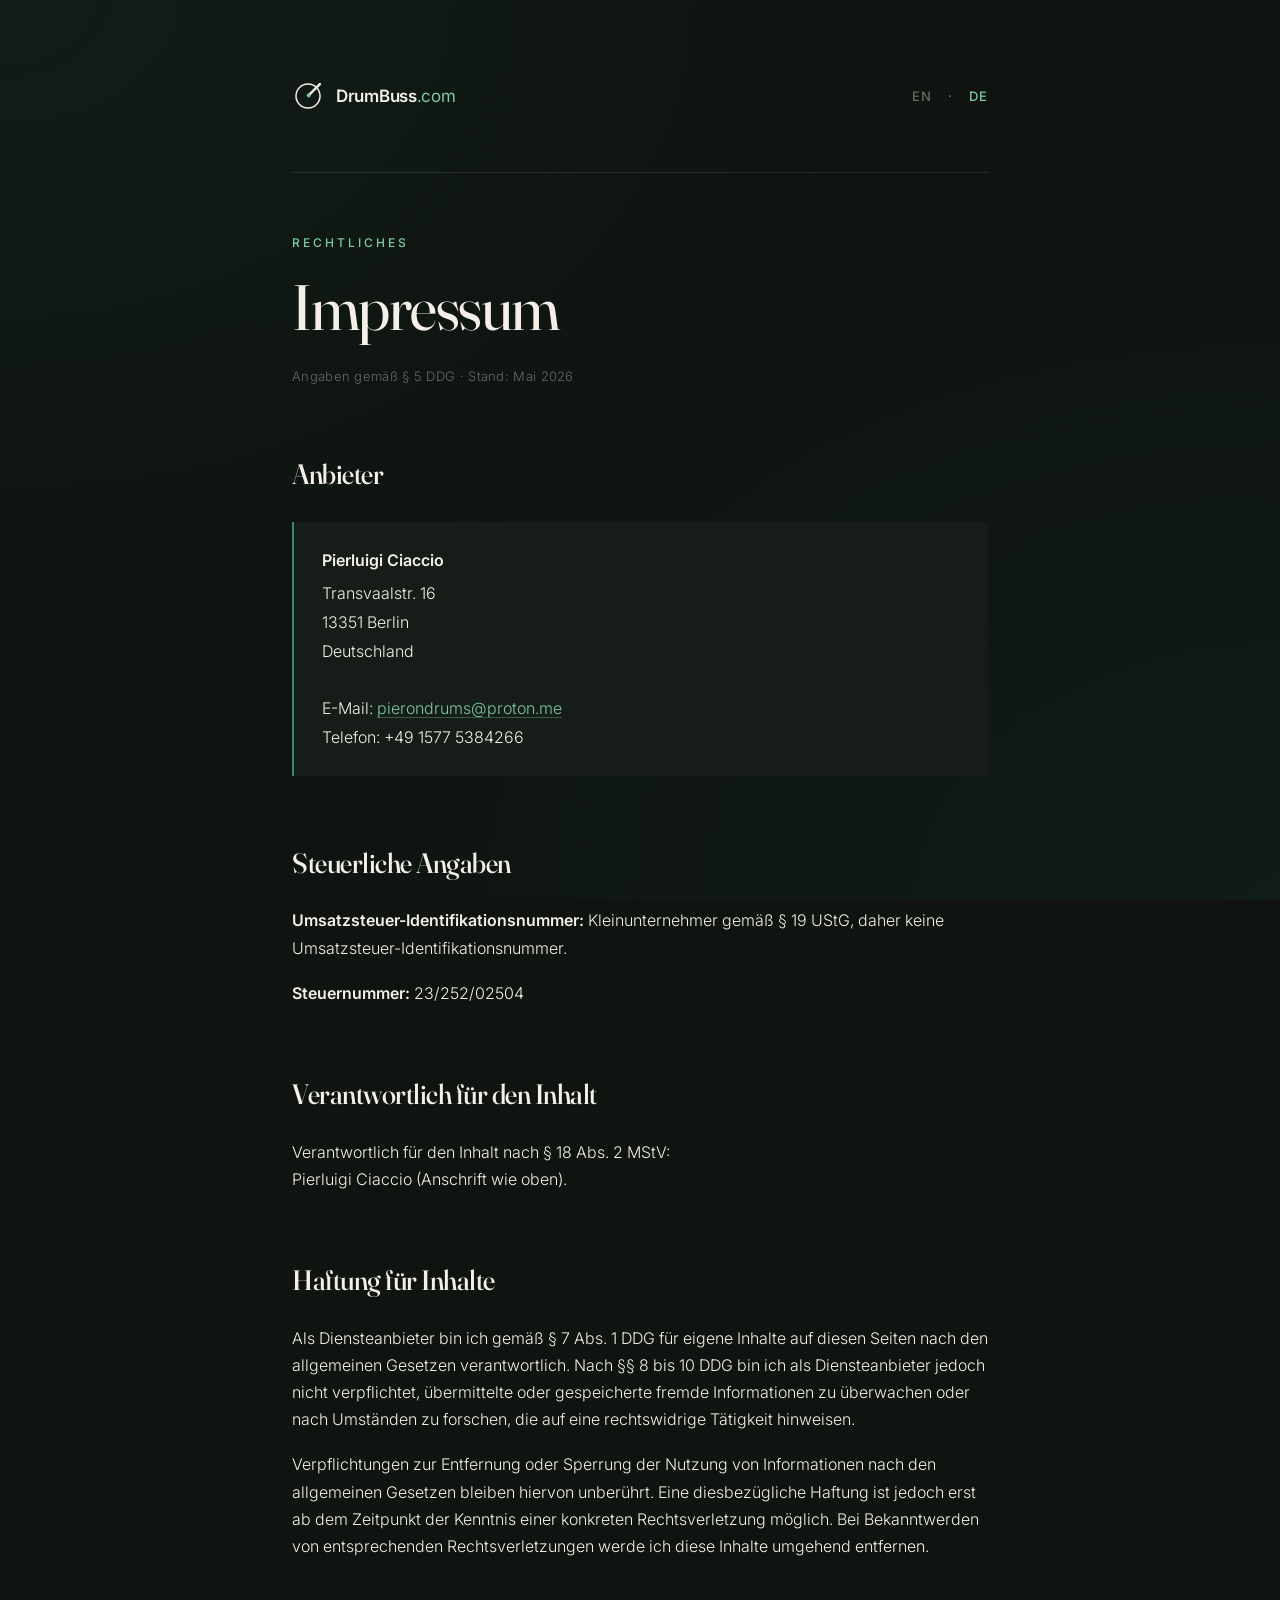
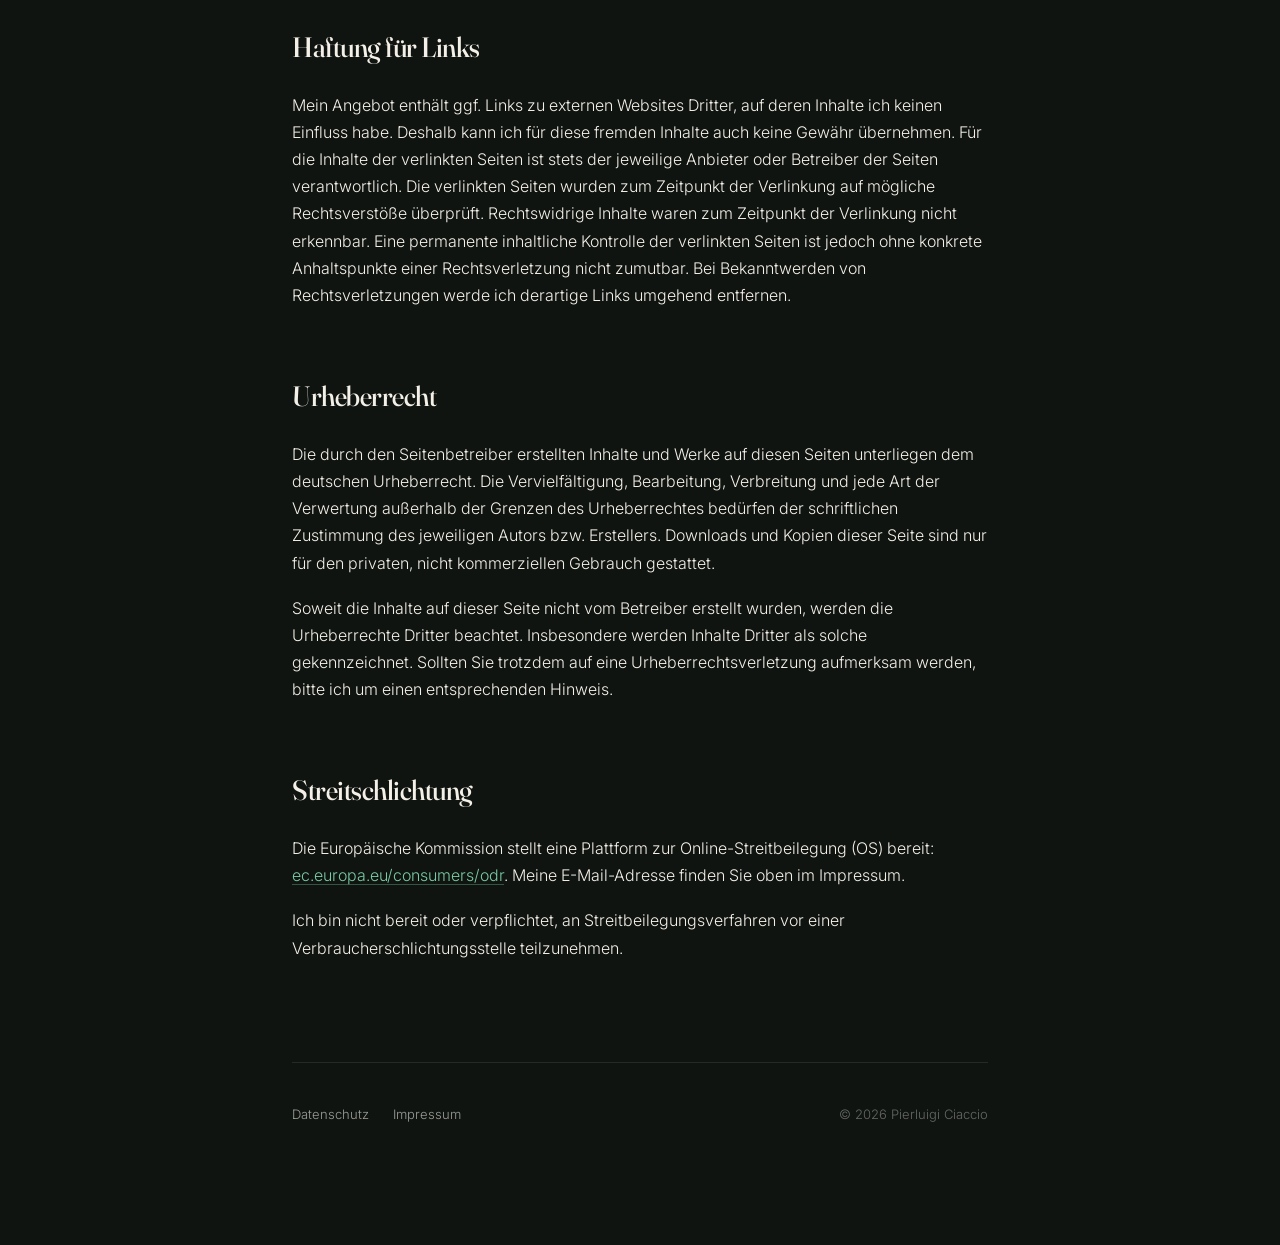
<file: impressum-de.html>
<!DOCTYPE html>
<html lang="de">
<head>
  <meta charset="UTF-8">
  <meta name="viewport" content="width=device-width, initial-scale=1.0">
  <meta name="robots" content="index, follow">
  <title>Impressum — DrumBuss.com</title>
  <meta name="description" content="Impressum gemäß § 5 DDG für DrumBuss.com.">
  <link rel="stylesheet" href="style.css">
  <link rel="icon" type="image/svg+xml" href="favicon.svg">
</head>
<body>
<div class="page">

  <nav class="topnav">
    <a href="https://forms.drumbuss.com" class="brand">
      <svg class="brand-mark" viewBox="0 0 64 64" xmlns="http://www.w3.org/2000/svg">
        <g transform="translate(32, 32)">
          <circle cx="0" cy="0" r="24" fill="none" stroke="#F4F0E8" stroke-width="3"/>
          <g transform="rotate(-45)">
            <rect x="2" y="-2.5" width="34" height="5" rx="2.5" fill="#F4F0E8"/>
            <circle cx="2" cy="0" r="4" fill="#7BCBA4"/>
          </g>
        </g>
      </svg>
      <span class="brand-name">Drum<span style="font-weight:600">Buss</span><span class="dot">.com</span></span>
    </a>
    <div class="lang-switch">
      <a href="impressum-en.html">EN</a>
      <span class="sep">·</span>
      <a href="impressum-de.html" class="active">DE</a>
    </div>
  </nav>

  <header class="doc-header">
    <div class="doc-kicker">Rechtliches</div>
    <h1>Impressum</h1>
    <div class="doc-meta">Angaben gemäß § 5 DDG · Stand: Mai 2026</div>
  </header>

  <main class="doc-body">

    <h2>Anbieter</h2>
    <div class="address">
      <strong>Pierluigi Ciaccio</strong>
      Transvaalstr. 16<br>
      13351 Berlin<br>
      Deutschland<br><br>
      E-Mail: <a href="mailto:pierondrums@proton.me">pierondrums@proton.me</a><br>
      Telefon: +49 1577 5384266
    </div>

    <h2>Steuerliche Angaben</h2>
    <p><strong>Umsatzsteuer-Identifikationsnummer:</strong> Kleinunternehmer gemäß § 19 UStG, daher keine Umsatzsteuer-Identifikationsnummer.</p>
    <p><strong>Steuernummer:</strong> 23/252/02504</p>

    <h2>Verantwortlich für den Inhalt</h2>
    <p>Verantwortlich für den Inhalt nach § 18 Abs. 2 MStV:<br>
    Pierluigi Ciaccio (Anschrift wie oben).</p>

    <h2>Haftung für Inhalte</h2>
    <p>Als Diensteanbieter bin ich gemäß § 7 Abs. 1 DDG für eigene Inhalte auf diesen Seiten nach den allgemeinen Gesetzen verantwortlich. Nach §§ 8 bis 10 DDG bin ich als Diensteanbieter jedoch nicht verpflichtet, übermittelte oder gespeicherte fremde Informationen zu überwachen oder nach Umständen zu forschen, die auf eine rechtswidrige Tätigkeit hinweisen.</p>
    <p>Verpflichtungen zur Entfernung oder Sperrung der Nutzung von Informationen nach den allgemeinen Gesetzen bleiben hiervon unberührt. Eine diesbezügliche Haftung ist jedoch erst ab dem Zeitpunkt der Kenntnis einer konkreten Rechtsverletzung möglich. Bei Bekanntwerden von entsprechenden Rechtsverletzungen werde ich diese Inhalte umgehend entfernen.</p>

    <h2>Haftung für Links</h2>
    <p>Mein Angebot enthält ggf. Links zu externen Websites Dritter, auf deren Inhalte ich keinen Einfluss habe. Deshalb kann ich für diese fremden Inhalte auch keine Gewähr übernehmen. Für die Inhalte der verlinkten Seiten ist stets der jeweilige Anbieter oder Betreiber der Seiten verantwortlich. Die verlinkten Seiten wurden zum Zeitpunkt der Verlinkung auf mögliche Rechtsverstöße überprüft. Rechtswidrige Inhalte waren zum Zeitpunkt der Verlinkung nicht erkennbar. Eine permanente inhaltliche Kontrolle der verlinkten Seiten ist jedoch ohne konkrete Anhaltspunkte einer Rechtsverletzung nicht zumutbar. Bei Bekanntwerden von Rechtsverletzungen werde ich derartige Links umgehend entfernen.</p>

    <h2>Urheberrecht</h2>
    <p>Die durch den Seitenbetreiber erstellten Inhalte und Werke auf diesen Seiten unterliegen dem deutschen Urheberrecht. Die Vervielfältigung, Bearbeitung, Verbreitung und jede Art der Verwertung außerhalb der Grenzen des Urheberrechtes bedürfen der schriftlichen Zustimmung des jeweiligen Autors bzw. Erstellers. Downloads und Kopien dieser Seite sind nur für den privaten, nicht kommerziellen Gebrauch gestattet.</p>
    <p>Soweit die Inhalte auf dieser Seite nicht vom Betreiber erstellt wurden, werden die Urheberrechte Dritter beachtet. Insbesondere werden Inhalte Dritter als solche gekennzeichnet. Sollten Sie trotzdem auf eine Urheberrechtsverletzung aufmerksam werden, bitte ich um einen entsprechenden Hinweis.</p>

    <h2>Streitschlichtung</h2>
    <p>Die Europäische Kommission stellt eine Plattform zur Online-Streitbeilegung (OS) bereit: <a href="https://ec.europa.eu/consumers/odr/" target="_blank" rel="noopener">ec.europa.eu/consumers/odr</a>. Meine E-Mail-Adresse finden Sie oben im Impressum.</p>
    <p>Ich bin nicht bereit oder verpflichtet, an Streitbeilegungsverfahren vor einer Verbraucherschlichtungsstelle teilzunehmen.</p>

  </main>

  <footer class="doc-footer">
    <div>
      <a href="datenschutz.html">Datenschutz</a>
      <a href="impressum-de.html">Impressum</a>
    </div>
    <div>© 2026 Pierluigi Ciaccio</div>
  </footer>

</div>
</body>
</html>
</file>
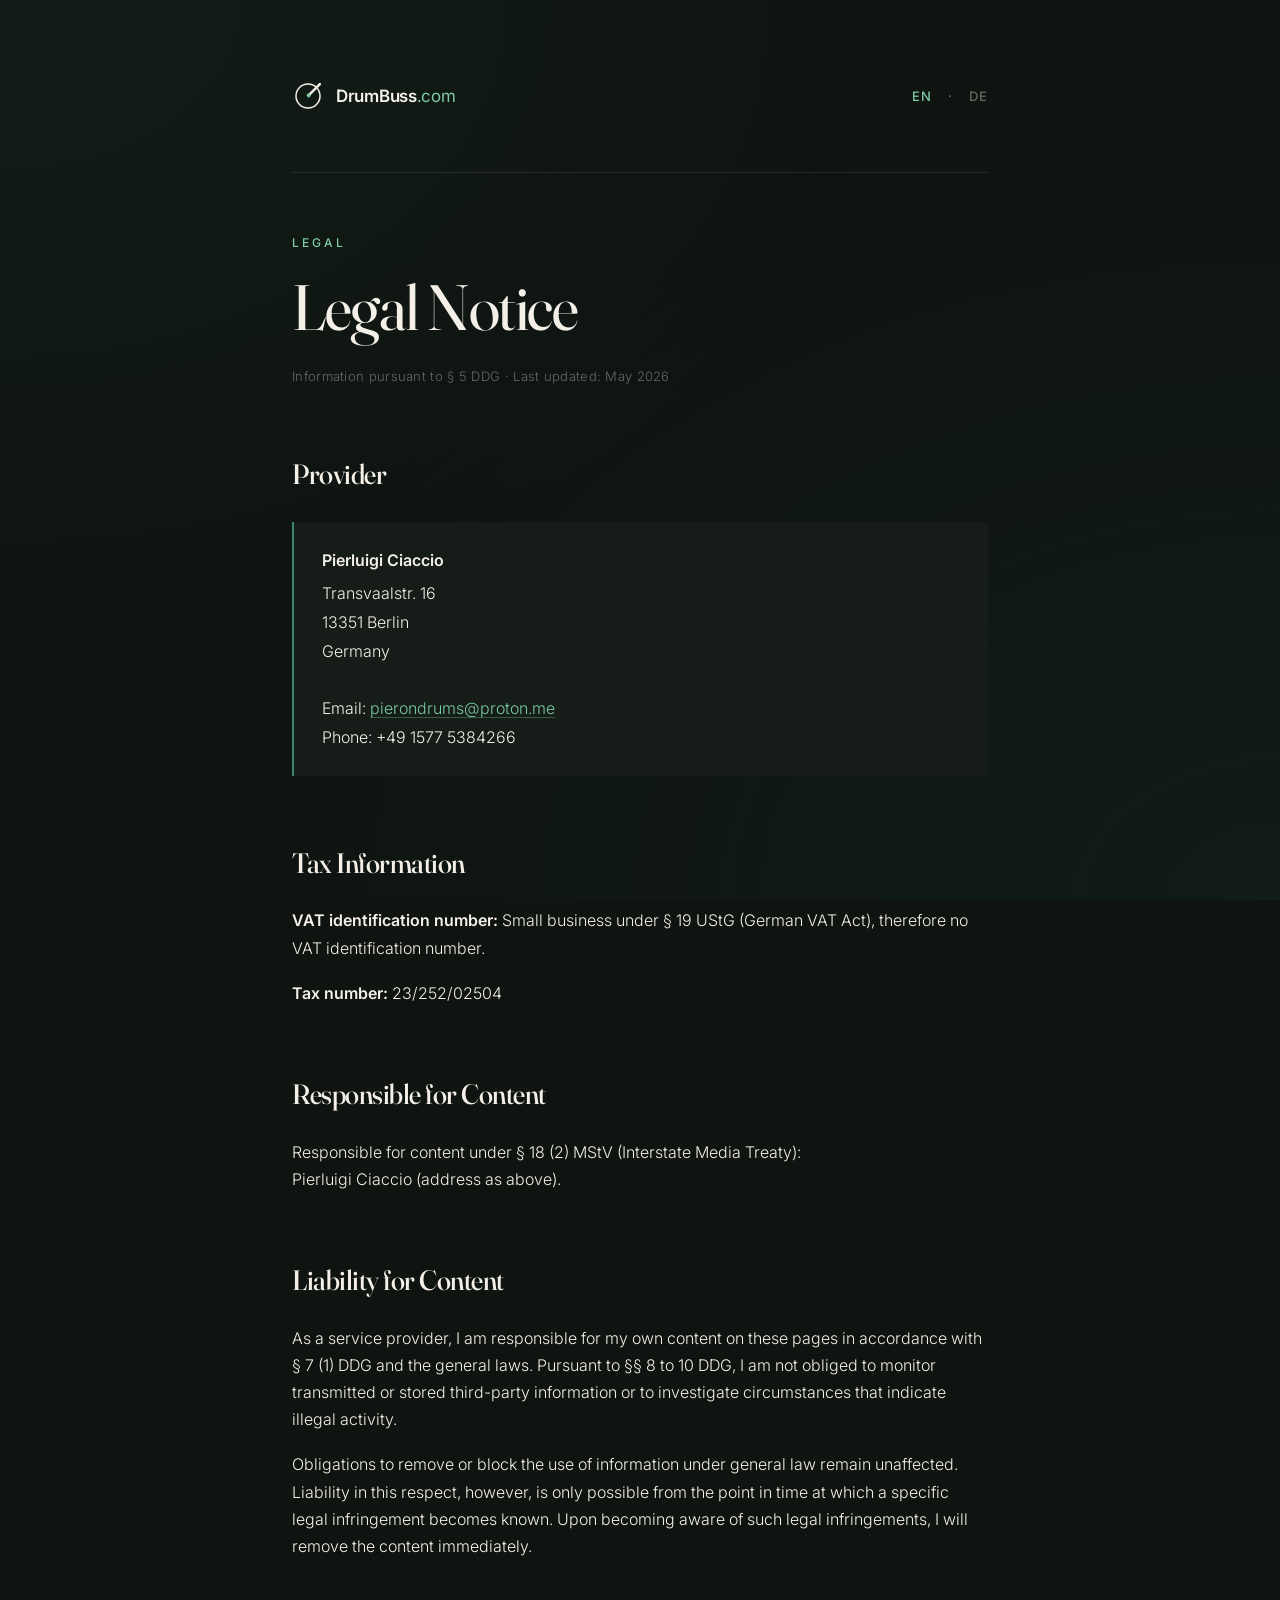
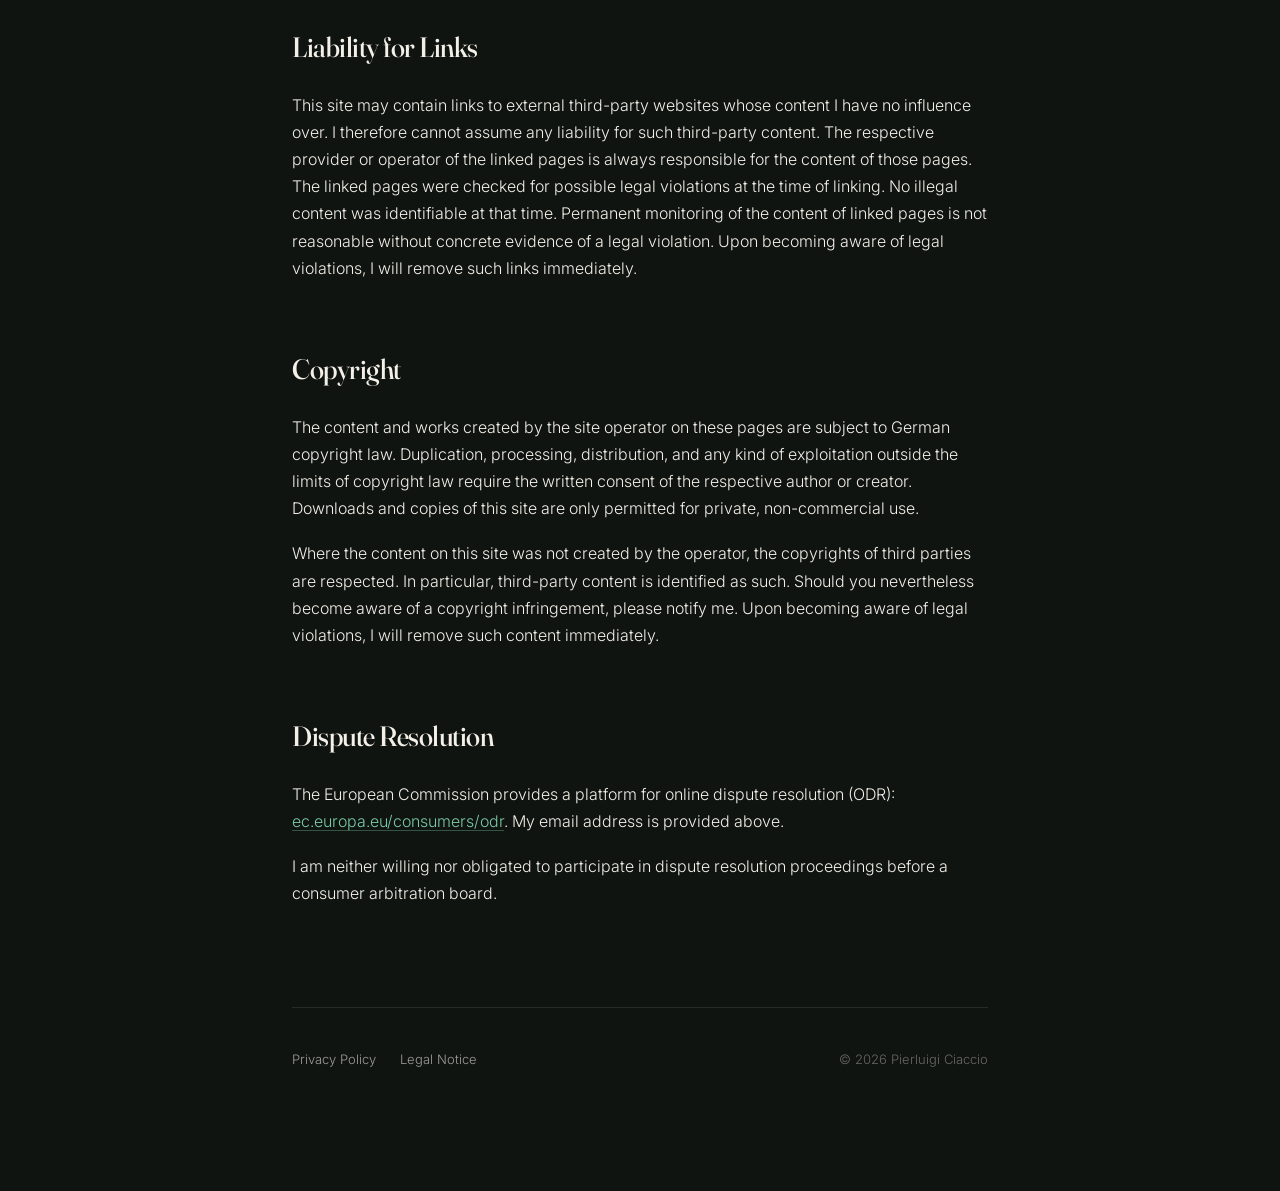
<file: impressum-en.html>
<!DOCTYPE html>
<html lang="en">
<head>
  <meta charset="UTF-8">
  <meta name="viewport" content="width=device-width, initial-scale=1.0">
  <meta name="robots" content="index, follow">
  <title>Legal Notice — DrumBuss.com</title>
  <meta name="description" content="Legal Notice (Impressum) for DrumBuss.com.">
  <link rel="stylesheet" href="style.css">
  <link rel="icon" type="image/svg+xml" href="favicon.svg">
</head>
<body>
<div class="page">

  <nav class="topnav">
    <a href="https://forms.drumbuss.com" class="brand">
      <svg class="brand-mark" viewBox="0 0 64 64" xmlns="http://www.w3.org/2000/svg">
        <g transform="translate(32, 32)">
          <circle cx="0" cy="0" r="24" fill="none" stroke="#F4F0E8" stroke-width="3"/>
          <g transform="rotate(-45)">
            <rect x="2" y="-2.5" width="34" height="5" rx="2.5" fill="#F4F0E8"/>
            <circle cx="2" cy="0" r="4" fill="#7BCBA4"/>
          </g>
        </g>
      </svg>
      <span class="brand-name">Drum<span style="font-weight:600">Buss</span><span class="dot">.com</span></span>
    </a>
    <div class="lang-switch">
      <a href="impressum-en.html" class="active">EN</a>
      <span class="sep">·</span>
      <a href="impressum-de.html">DE</a>
    </div>
  </nav>

  <header class="doc-header">
    <div class="doc-kicker">Legal</div>
    <h1>Legal Notice</h1>
    <div class="doc-meta">Information pursuant to § 5 DDG · Last updated: May 2026</div>
  </header>

  <main class="doc-body">

    <h2>Provider</h2>
    <div class="address">
      <strong>Pierluigi Ciaccio</strong>
      Transvaalstr. 16<br>
      13351 Berlin<br>
      Germany<br><br>
      Email: <a href="mailto:pierondrums@proton.me">pierondrums@proton.me</a><br>
      Phone: +49 1577 5384266
    </div>

    <h2>Tax Information</h2>
    <p><strong>VAT identification number:</strong> Small business under § 19 UStG (German VAT Act), therefore no VAT identification number.</p>
    <p><strong>Tax number:</strong> 23/252/02504</p>

    <h2>Responsible for Content</h2>
    <p>Responsible for content under § 18 (2) MStV (Interstate Media Treaty):<br>
    Pierluigi Ciaccio (address as above).</p>

    <h2>Liability for Content</h2>
    <p>As a service provider, I am responsible for my own content on these pages in accordance with § 7 (1) DDG and the general laws. Pursuant to §§ 8 to 10 DDG, I am not obliged to monitor transmitted or stored third-party information or to investigate circumstances that indicate illegal activity.</p>
    <p>Obligations to remove or block the use of information under general law remain unaffected. Liability in this respect, however, is only possible from the point in time at which a specific legal infringement becomes known. Upon becoming aware of such legal infringements, I will remove the content immediately.</p>

    <h2>Liability for Links</h2>
    <p>This site may contain links to external third-party websites whose content I have no influence over. I therefore cannot assume any liability for such third-party content. The respective provider or operator of the linked pages is always responsible for the content of those pages. The linked pages were checked for possible legal violations at the time of linking. No illegal content was identifiable at that time. Permanent monitoring of the content of linked pages is not reasonable without concrete evidence of a legal violation. Upon becoming aware of legal violations, I will remove such links immediately.</p>

    <h2>Copyright</h2>
    <p>The content and works created by the site operator on these pages are subject to German copyright law. Duplication, processing, distribution, and any kind of exploitation outside the limits of copyright law require the written consent of the respective author or creator. Downloads and copies of this site are only permitted for private, non-commercial use.</p>
    <p>Where the content on this site was not created by the operator, the copyrights of third parties are respected. In particular, third-party content is identified as such. Should you nevertheless become aware of a copyright infringement, please notify me. Upon becoming aware of legal violations, I will remove such content immediately.</p>

    <h2>Dispute Resolution</h2>
    <p>The European Commission provides a platform for online dispute resolution (ODR): <a href="https://ec.europa.eu/consumers/odr/" target="_blank" rel="noopener">ec.europa.eu/consumers/odr</a>. My email address is provided above.</p>
    <p>I am neither willing nor obligated to participate in dispute resolution proceedings before a consumer arbitration board.</p>

  </main>

  <footer class="doc-footer">
    <div>
      <a href="privacy.html">Privacy Policy</a>
      <a href="impressum-en.html">Legal Notice</a>
    </div>
    <div>© 2026 Pierluigi Ciaccio</div>
  </footer>

</div>
</body>
</html>
</file>
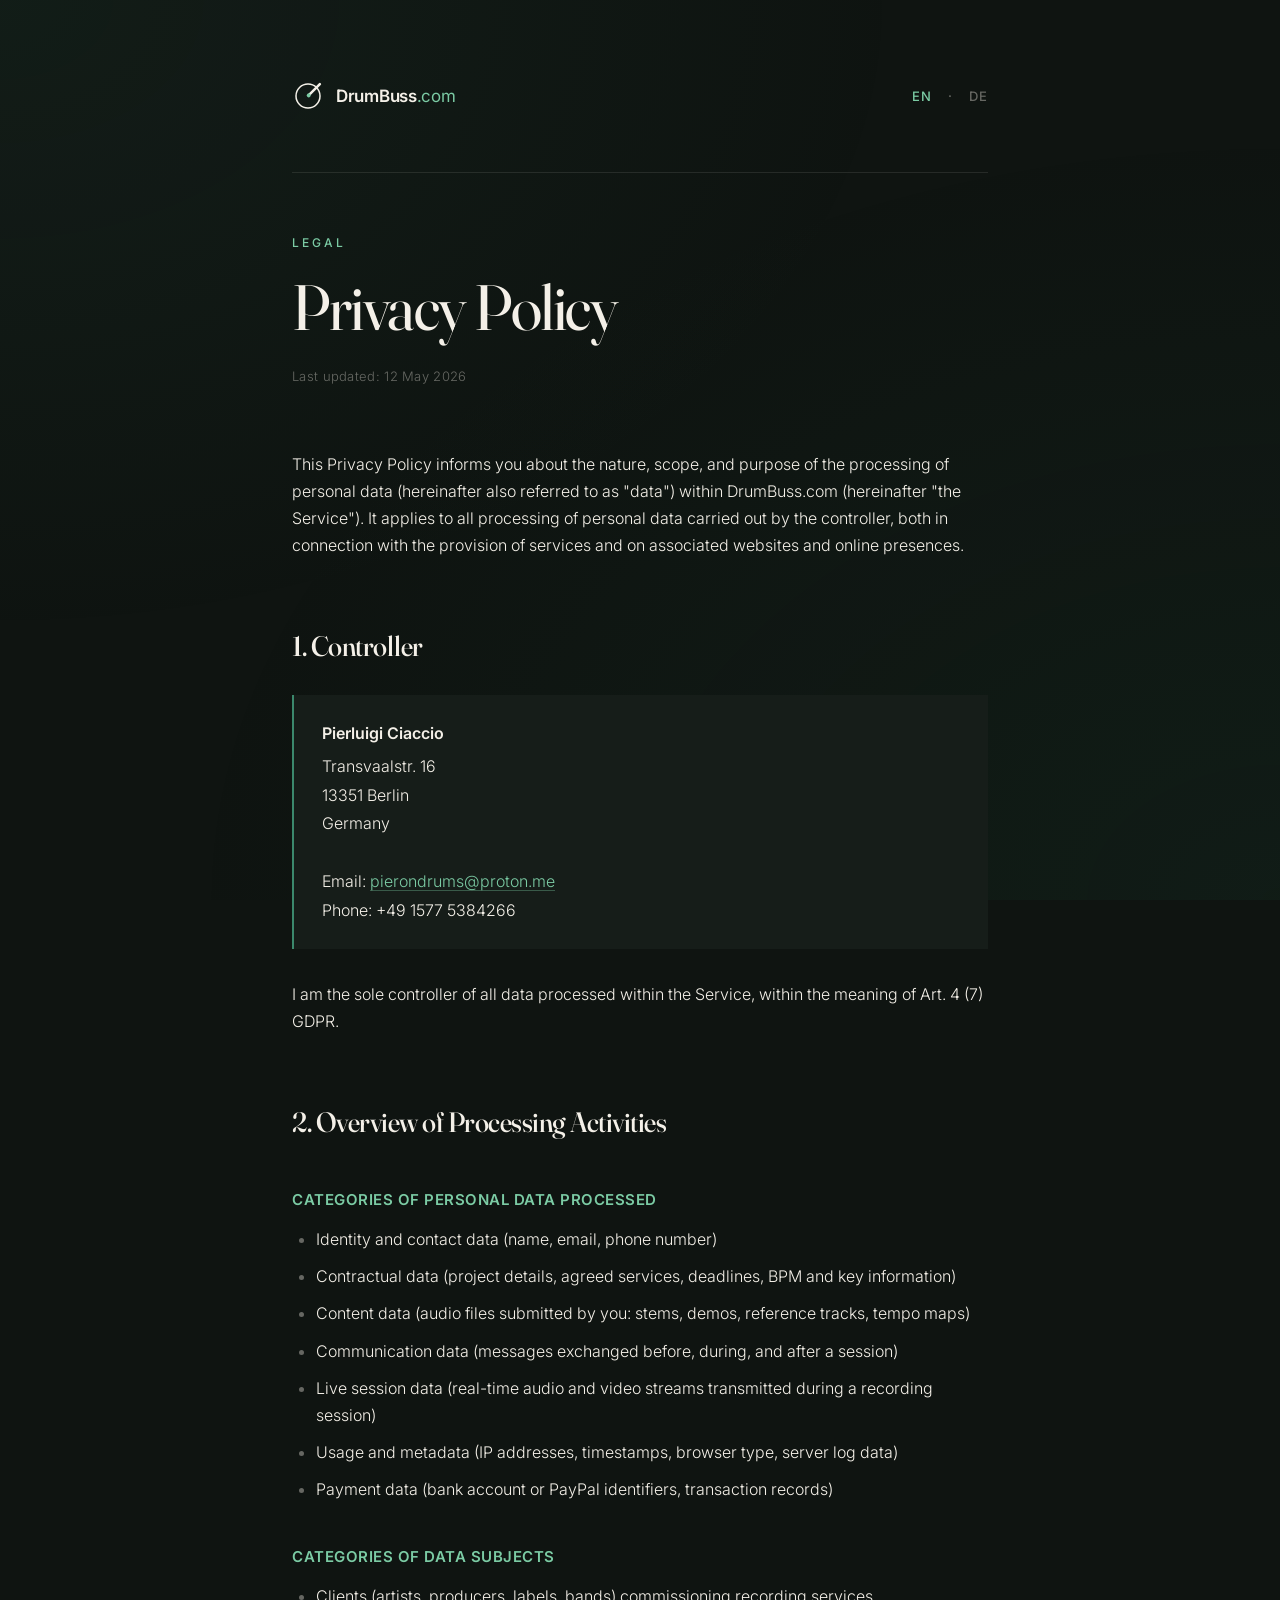
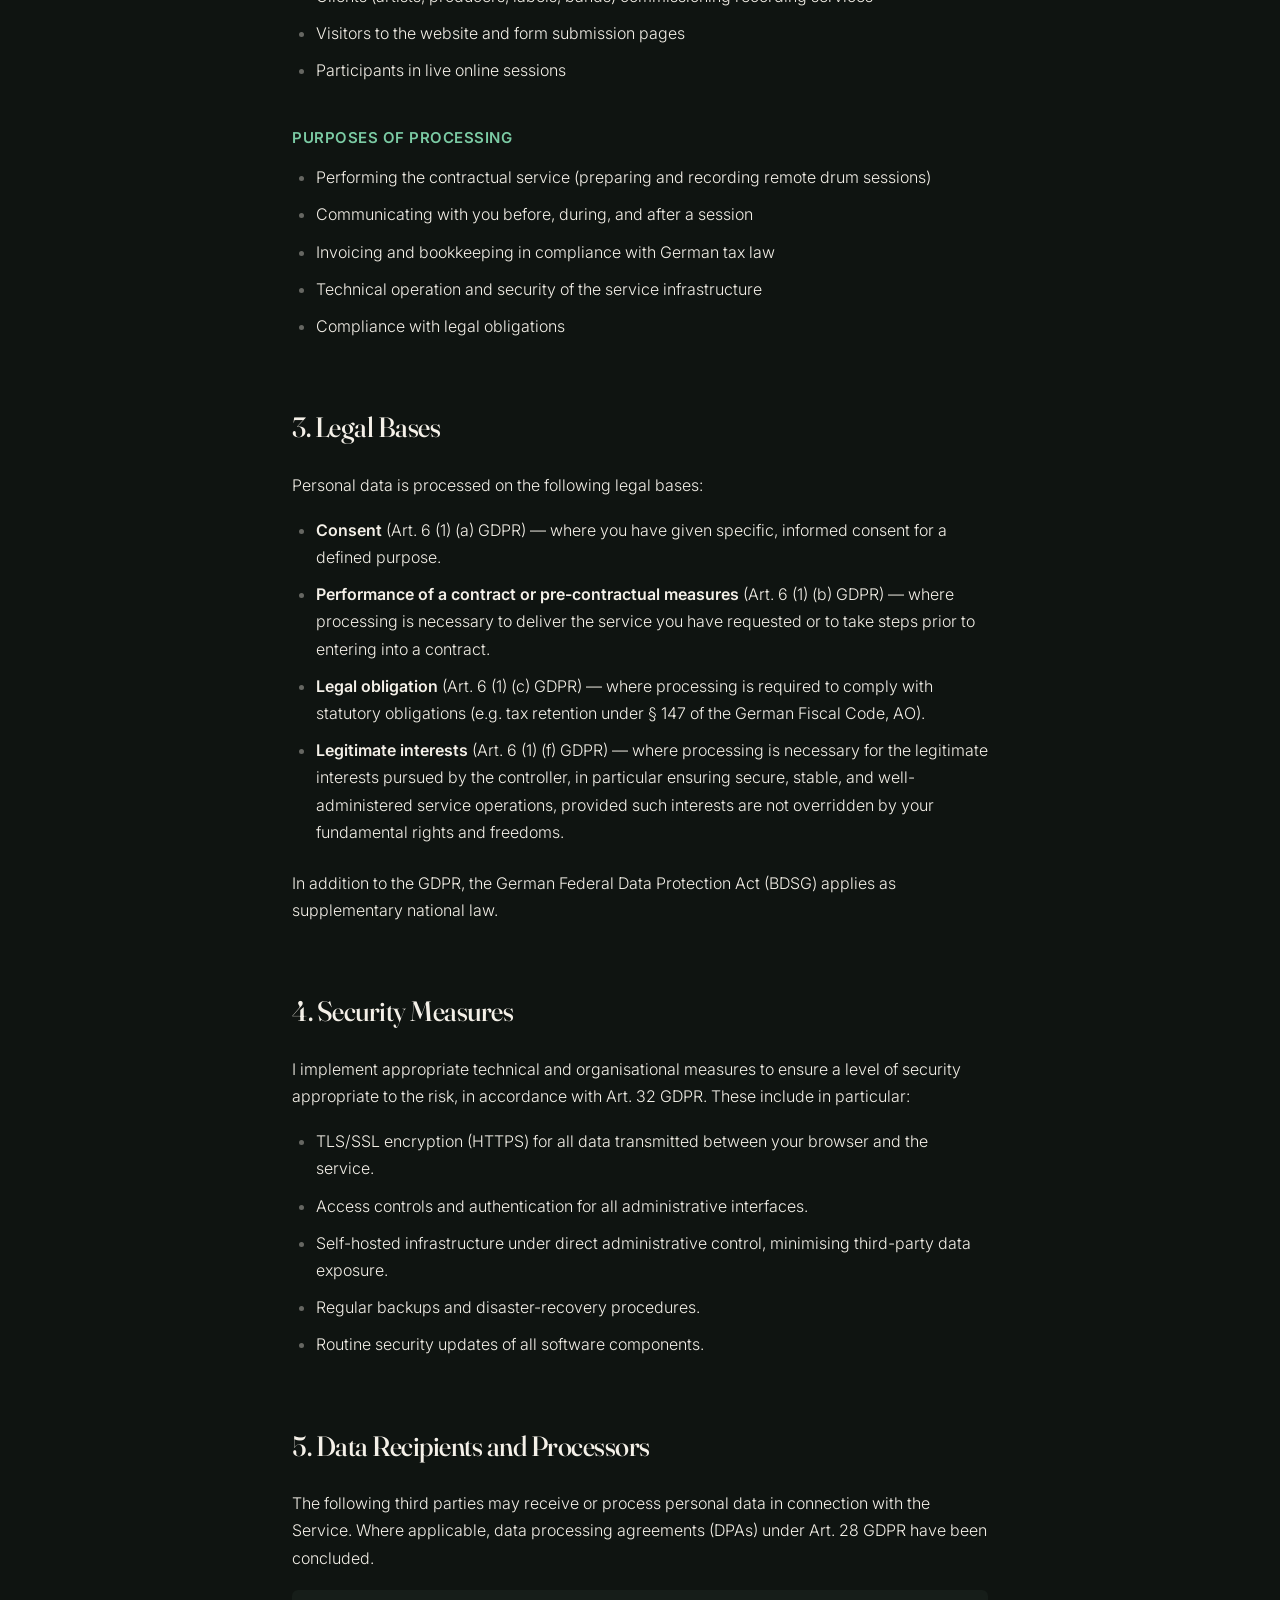
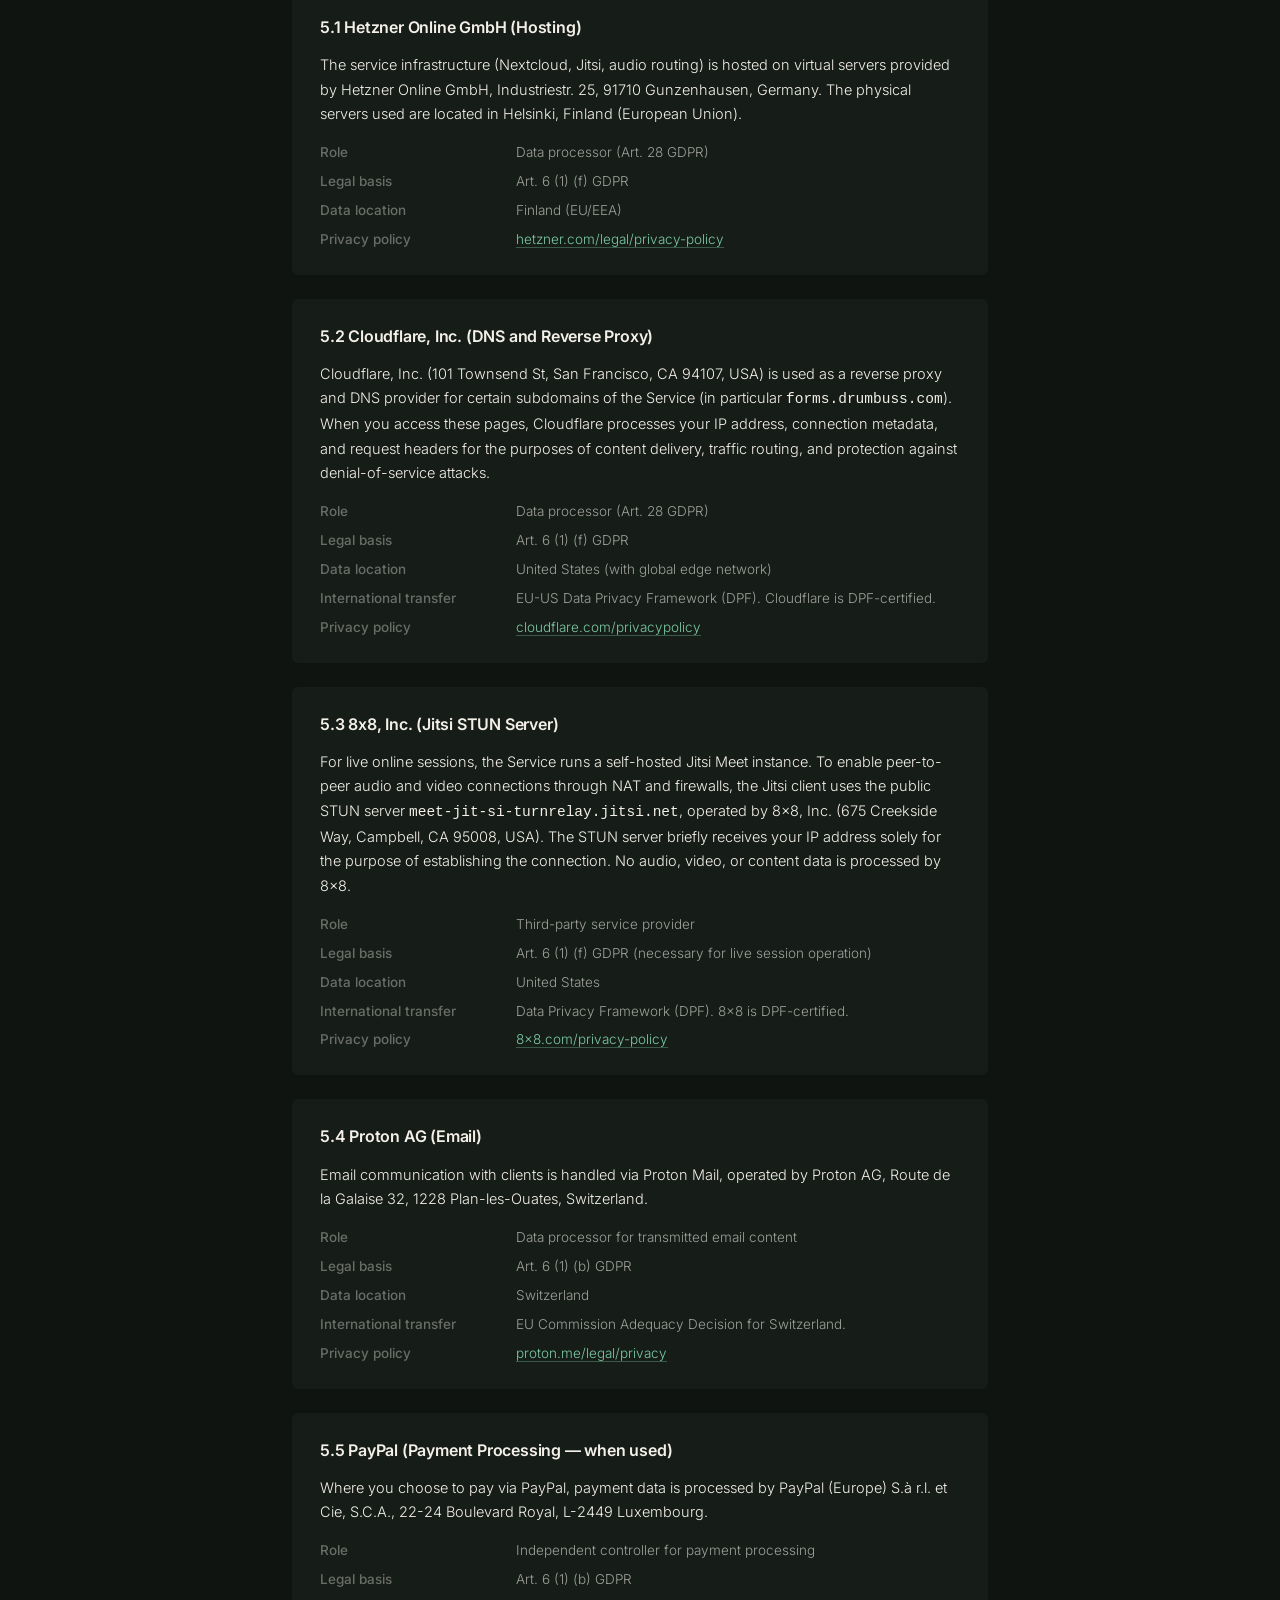
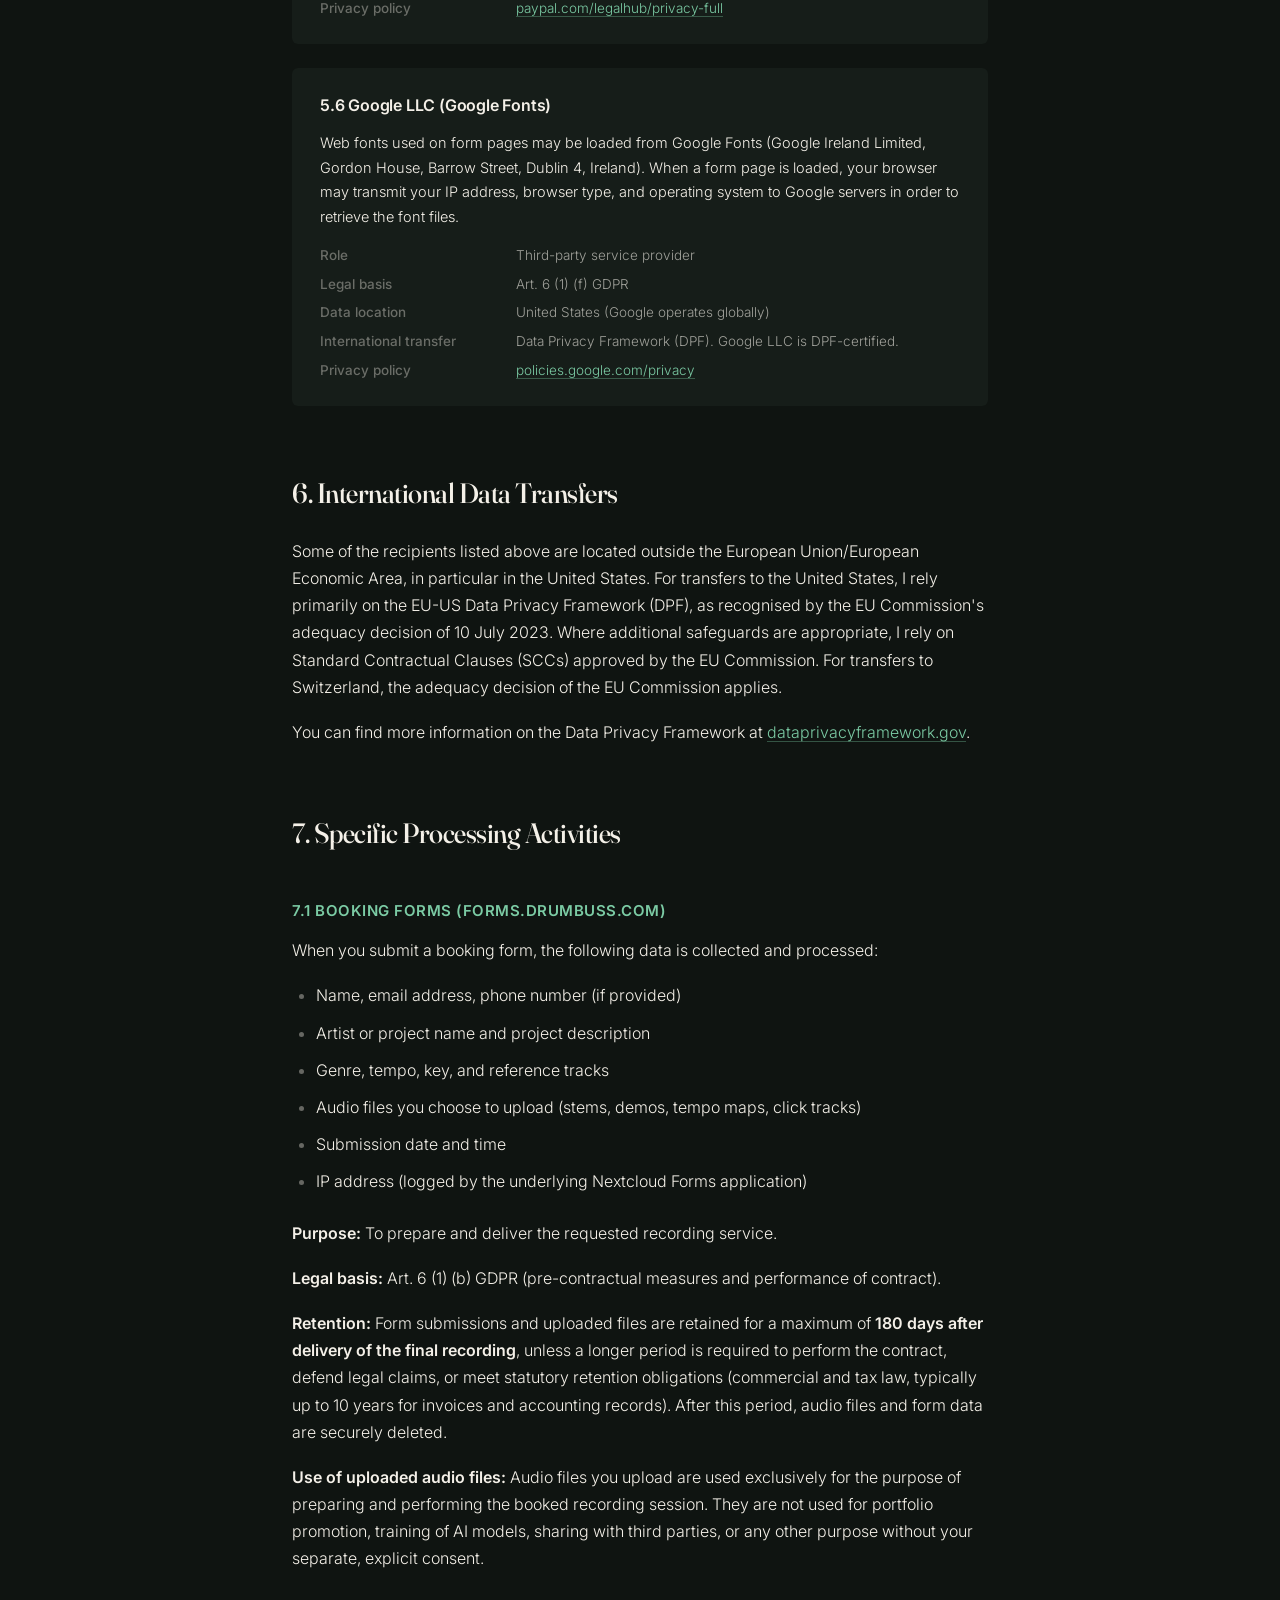
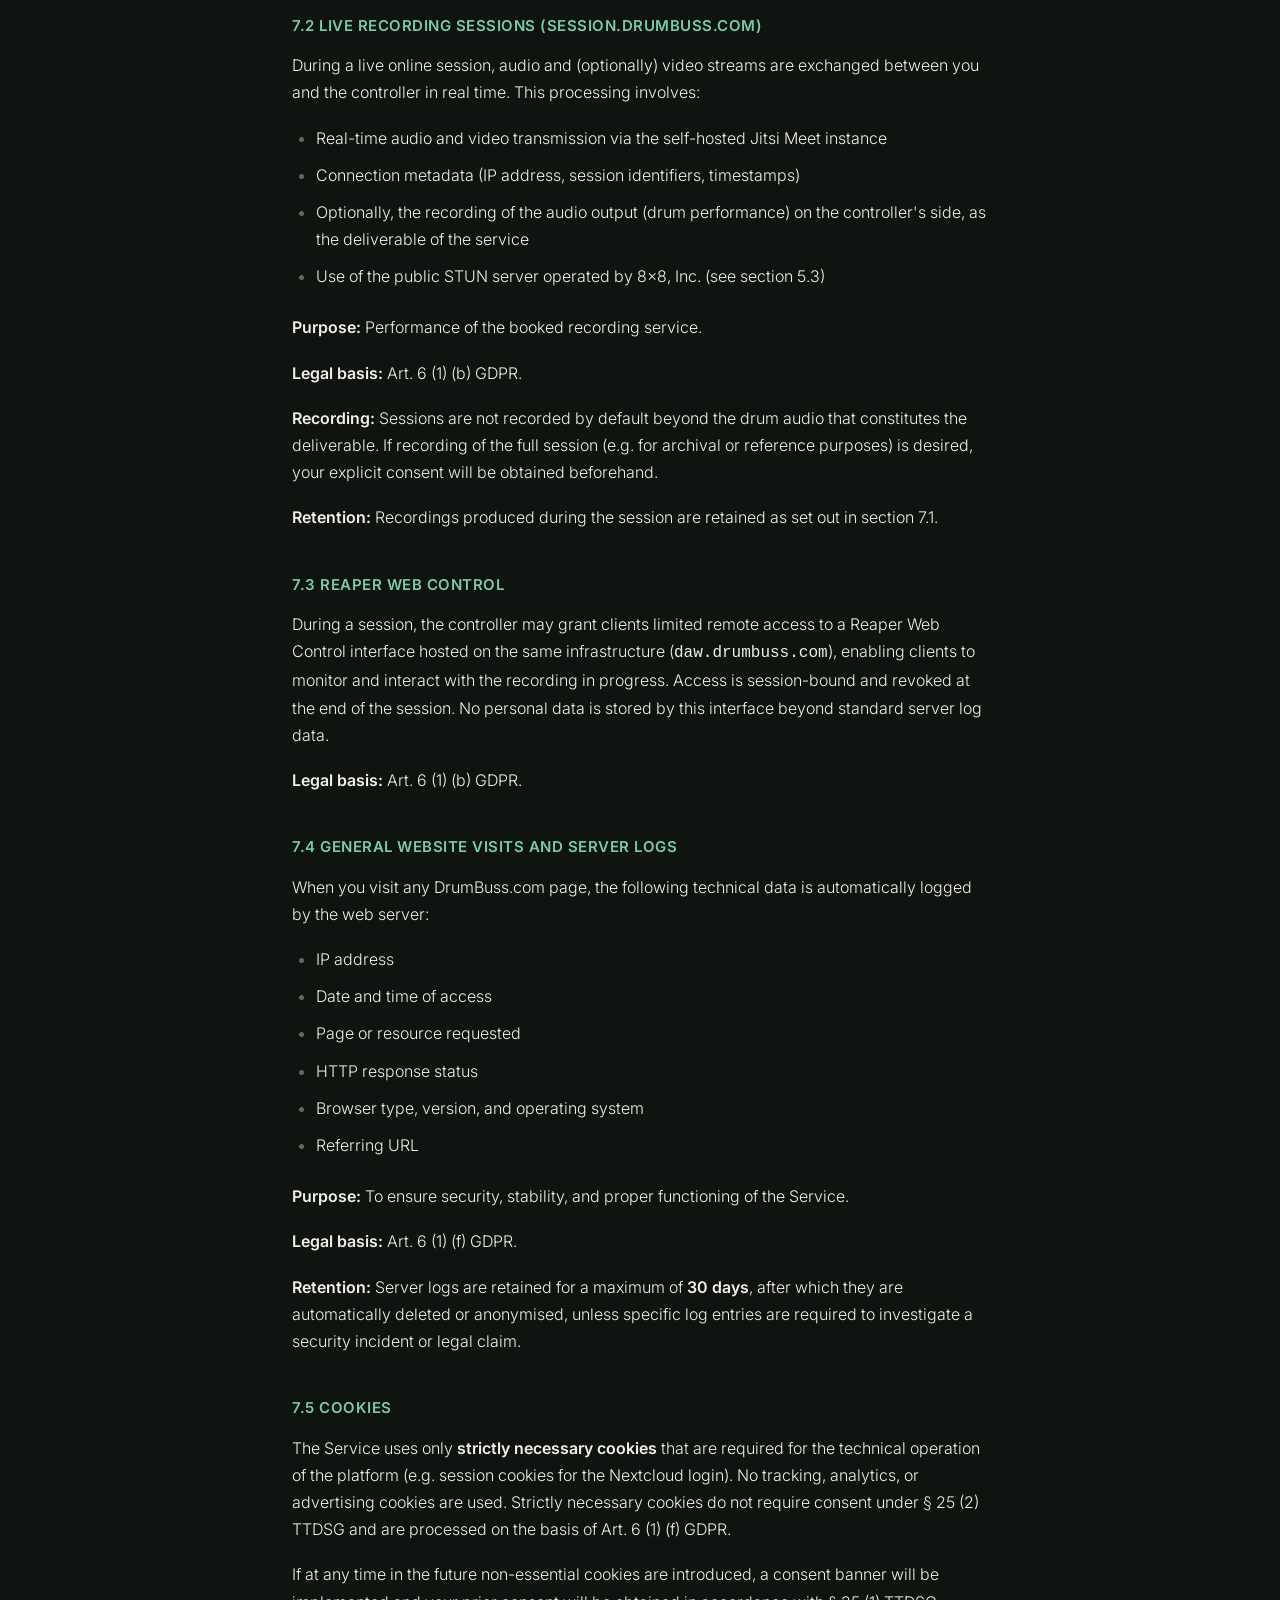
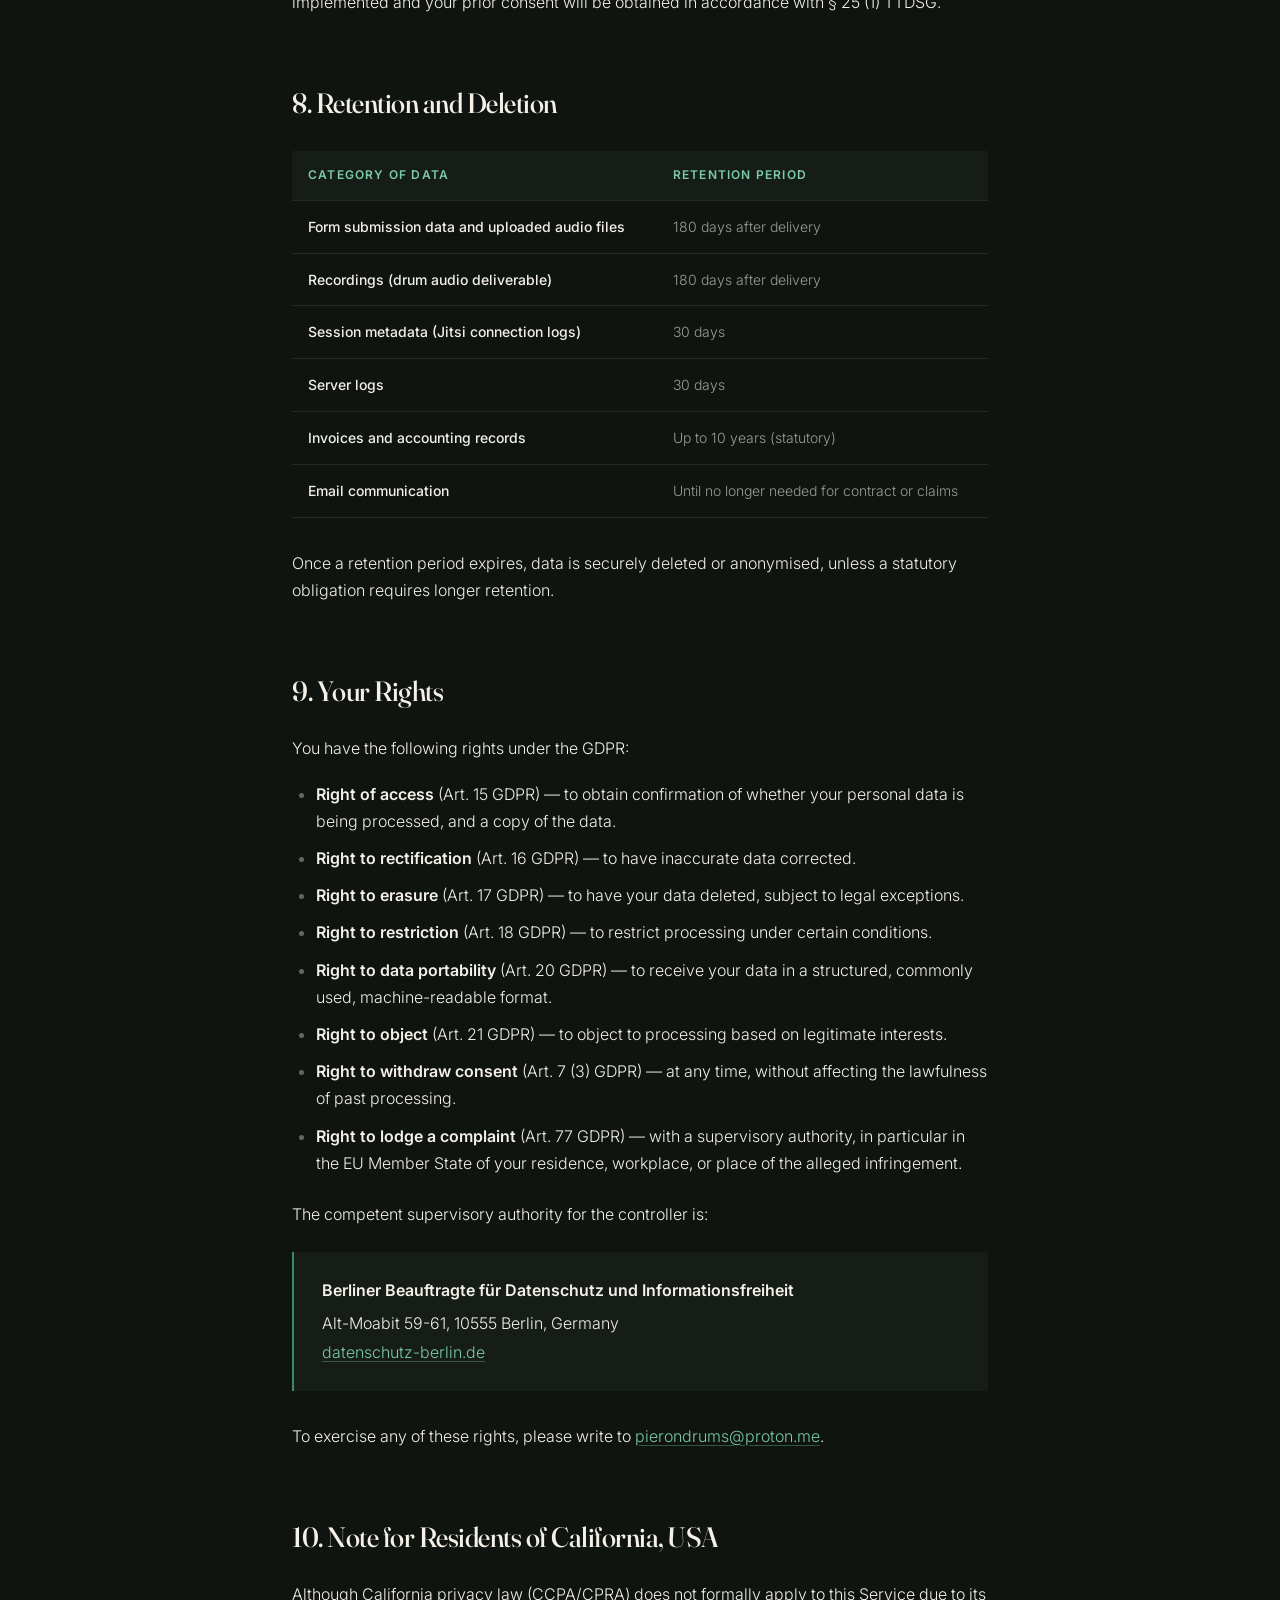
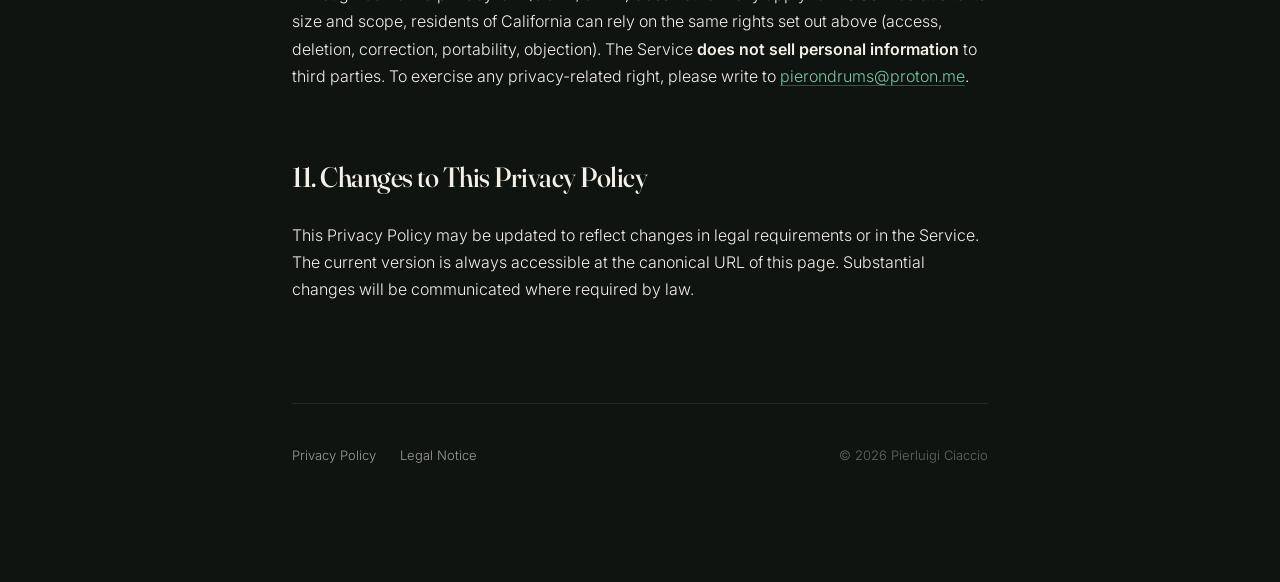
<file: privacy.html>
<!DOCTYPE html>
<html lang="en">
<head>
  <meta charset="UTF-8">
  <meta name="viewport" content="width=device-width, initial-scale=1.0">
  <meta name="robots" content="index, follow">
  <title>Privacy Policy — DrumBuss.com</title>
  <meta name="description" content="Privacy Policy for DrumBuss.com, the real-time remote drum recording service.">
  <link rel="stylesheet" href="style.css">
  <link rel="icon" type="image/svg+xml" href="favicon.svg">
</head>
<body>
<div class="page">

  <nav class="topnav">
    <a href="https://forms.drumbuss.com" class="brand">
      <svg class="brand-mark" viewBox="0 0 64 64" xmlns="http://www.w3.org/2000/svg">
        <g transform="translate(32, 32)">
          <circle cx="0" cy="0" r="24" fill="none" stroke="#F4F0E8" stroke-width="3"/>
          <g transform="rotate(-45)">
            <rect x="2" y="-2.5" width="34" height="5" rx="2.5" fill="#F4F0E8"/>
            <circle cx="2" cy="0" r="4" fill="#7BCBA4"/>
          </g>
        </g>
      </svg>
      <span class="brand-name">Drum<span style="font-weight:600">Buss</span><span class="dot">.com</span></span>
    </a>
    <div class="lang-switch">
      <a href="privacy.html" class="active">EN</a>
      <span class="sep">·</span>
      <a href="datenschutz.html">DE</a>
    </div>
  </nav>

  <header class="doc-header">
    <div class="doc-kicker">Legal</div>
    <h1>Privacy Policy</h1>
    <div class="doc-meta">Last updated: 12 May 2026</div>
  </header>

  <main class="doc-body">

    <p>This Privacy Policy informs you about the nature, scope, and purpose of the processing of personal data (hereinafter also referred to as "data") within DrumBuss.com (hereinafter "the Service"). It applies to all processing of personal data carried out by the controller, both in connection with the provision of services and on associated websites and online presences.</p>

    <h2>1. Controller</h2>
    <div class="address">
      <strong>Pierluigi Ciaccio</strong>
      Transvaalstr. 16<br>
      13351 Berlin<br>
      Germany<br><br>
      Email: <a href="mailto:pierondrums@proton.me">pierondrums@proton.me</a><br>
      Phone: +49 1577 5384266
    </div>
    <p>I am the sole controller of all data processed within the Service, within the meaning of Art. 4 (7) GDPR.</p>

    <h2>2. Overview of Processing Activities</h2>

    <h3>Categories of personal data processed</h3>
    <ul>
      <li>Identity and contact data (name, email, phone number)</li>
      <li>Contractual data (project details, agreed services, deadlines, BPM and key information)</li>
      <li>Content data (audio files submitted by you: stems, demos, reference tracks, tempo maps)</li>
      <li>Communication data (messages exchanged before, during, and after a session)</li>
      <li>Live session data (real-time audio and video streams transmitted during a recording session)</li>
      <li>Usage and metadata (IP addresses, timestamps, browser type, server log data)</li>
      <li>Payment data (bank account or PayPal identifiers, transaction records)</li>
    </ul>

    <h3>Categories of data subjects</h3>
    <ul>
      <li>Clients (artists, producers, labels, bands) commissioning recording services</li>
      <li>Visitors to the website and form submission pages</li>
      <li>Participants in live online sessions</li>
    </ul>

    <h3>Purposes of processing</h3>
    <ul>
      <li>Performing the contractual service (preparing and recording remote drum sessions)</li>
      <li>Communicating with you before, during, and after a session</li>
      <li>Invoicing and bookkeeping in compliance with German tax law</li>
      <li>Technical operation and security of the service infrastructure</li>
      <li>Compliance with legal obligations</li>
    </ul>

    <h2>3. Legal Bases</h2>
    <p>Personal data is processed on the following legal bases:</p>
    <ul>
      <li><strong>Consent</strong> (Art. 6 (1) (a) GDPR) — where you have given specific, informed consent for a defined purpose.</li>
      <li><strong>Performance of a contract or pre-contractual measures</strong> (Art. 6 (1) (b) GDPR) — where processing is necessary to deliver the service you have requested or to take steps prior to entering into a contract.</li>
      <li><strong>Legal obligation</strong> (Art. 6 (1) (c) GDPR) — where processing is required to comply with statutory obligations (e.g. tax retention under § 147 of the German Fiscal Code, AO).</li>
      <li><strong>Legitimate interests</strong> (Art. 6 (1) (f) GDPR) — where processing is necessary for the legitimate interests pursued by the controller, in particular ensuring secure, stable, and well-administered service operations, provided such interests are not overridden by your fundamental rights and freedoms.</li>
    </ul>
    <p>In addition to the GDPR, the German Federal Data Protection Act (BDSG) applies as supplementary national law.</p>

    <h2>4. Security Measures</h2>
    <p>I implement appropriate technical and organisational measures to ensure a level of security appropriate to the risk, in accordance with Art. 32 GDPR. These include in particular:</p>
    <ul>
      <li>TLS/SSL encryption (HTTPS) for all data transmitted between your browser and the service.</li>
      <li>Access controls and authentication for all administrative interfaces.</li>
      <li>Self-hosted infrastructure under direct administrative control, minimising third-party data exposure.</li>
      <li>Regular backups and disaster-recovery procedures.</li>
      <li>Routine security updates of all software components.</li>
    </ul>

    <h2>5. Data Recipients and Processors</h2>
    <p>The following third parties may receive or process personal data in connection with the Service. Where applicable, data processing agreements (DPAs) under Art. 28 GDPR have been concluded.</p>

    <div class="recipient">
      <h4>5.1 Hetzner Online GmbH (Hosting)</h4>
      <p>The service infrastructure (Nextcloud, Jitsi, audio routing) is hosted on virtual servers provided by Hetzner Online GmbH, Industriestr. 25, 91710 Gunzenhausen, Germany. The physical servers used are located in Helsinki, Finland (European Union).</p>
      <dl>
        <dt>Role</dt><dd>Data processor (Art. 28 GDPR)</dd>
        <dt>Legal basis</dt><dd>Art. 6 (1) (f) GDPR</dd>
        <dt>Data location</dt><dd>Finland (EU/EEA)</dd>
        <dt>Privacy policy</dt><dd><a href="https://www.hetzner.com/legal/privacy-policy" target="_blank" rel="noopener">hetzner.com/legal/privacy-policy</a></dd>
      </dl>
    </div>

    <div class="recipient">
      <h4>5.2 Cloudflare, Inc. (DNS and Reverse Proxy)</h4>
      <p>Cloudflare, Inc. (101 Townsend St, San Francisco, CA 94107, USA) is used as a reverse proxy and DNS provider for certain subdomains of the Service (in particular <code>forms.drumbuss.com</code>). When you access these pages, Cloudflare processes your IP address, connection metadata, and request headers for the purposes of content delivery, traffic routing, and protection against denial-of-service attacks.</p>
      <dl>
        <dt>Role</dt><dd>Data processor (Art. 28 GDPR)</dd>
        <dt>Legal basis</dt><dd>Art. 6 (1) (f) GDPR</dd>
        <dt>Data location</dt><dd>United States (with global edge network)</dd>
        <dt>International transfer</dt><dd>EU-US Data Privacy Framework (DPF). Cloudflare is DPF-certified.</dd>
        <dt>Privacy policy</dt><dd><a href="https://www.cloudflare.com/privacypolicy/" target="_blank" rel="noopener">cloudflare.com/privacypolicy</a></dd>
      </dl>
    </div>

    <div class="recipient">
      <h4>5.3 8x8, Inc. (Jitsi STUN Server)</h4>
      <p>For live online sessions, the Service runs a self-hosted Jitsi Meet instance. To enable peer-to-peer audio and video connections through NAT and firewalls, the Jitsi client uses the public STUN server <code>meet-jit-si-turnrelay.jitsi.net</code>, operated by 8x8, Inc. (675 Creekside Way, Campbell, CA 95008, USA). The STUN server briefly receives your IP address solely for the purpose of establishing the connection. No audio, video, or content data is processed by 8x8.</p>
      <dl>
        <dt>Role</dt><dd>Third-party service provider</dd>
        <dt>Legal basis</dt><dd>Art. 6 (1) (f) GDPR (necessary for live session operation)</dd>
        <dt>Data location</dt><dd>United States</dd>
        <dt>International transfer</dt><dd>Data Privacy Framework (DPF). 8x8 is DPF-certified.</dd>
        <dt>Privacy policy</dt><dd><a href="https://www.8x8.com/terms-and-conditions/privacy-policy" target="_blank" rel="noopener">8x8.com/privacy-policy</a></dd>
      </dl>
    </div>

    <div class="recipient">
      <h4>5.4 Proton AG (Email)</h4>
      <p>Email communication with clients is handled via Proton Mail, operated by Proton AG, Route de la Galaise 32, 1228 Plan-les-Ouates, Switzerland.</p>
      <dl>
        <dt>Role</dt><dd>Data processor for transmitted email content</dd>
        <dt>Legal basis</dt><dd>Art. 6 (1) (b) GDPR</dd>
        <dt>Data location</dt><dd>Switzerland</dd>
        <dt>International transfer</dt><dd>EU Commission Adequacy Decision for Switzerland.</dd>
        <dt>Privacy policy</dt><dd><a href="https://proton.me/legal/privacy" target="_blank" rel="noopener">proton.me/legal/privacy</a></dd>
      </dl>
    </div>

    <div class="recipient">
      <h4>5.5 PayPal (Payment Processing — when used)</h4>
      <p>Where you choose to pay via PayPal, payment data is processed by PayPal (Europe) S.à r.l. et Cie, S.C.A., 22-24 Boulevard Royal, L-2449 Luxembourg.</p>
      <dl>
        <dt>Role</dt><dd>Independent controller for payment processing</dd>
        <dt>Legal basis</dt><dd>Art. 6 (1) (b) GDPR</dd>
        <dt>Privacy policy</dt><dd><a href="https://www.paypal.com/de/legalhub/privacy-full" target="_blank" rel="noopener">paypal.com/legalhub/privacy-full</a></dd>
      </dl>
    </div>

    <div class="recipient">
      <h4>5.6 Google LLC (Google Fonts)</h4>
      <p>Web fonts used on form pages may be loaded from Google Fonts (Google Ireland Limited, Gordon House, Barrow Street, Dublin 4, Ireland). When a form page is loaded, your browser may transmit your IP address, browser type, and operating system to Google servers in order to retrieve the font files.</p>
      <dl>
        <dt>Role</dt><dd>Third-party service provider</dd>
        <dt>Legal basis</dt><dd>Art. 6 (1) (f) GDPR</dd>
        <dt>Data location</dt><dd>United States (Google operates globally)</dd>
        <dt>International transfer</dt><dd>Data Privacy Framework (DPF). Google LLC is DPF-certified.</dd>
        <dt>Privacy policy</dt><dd><a href="https://policies.google.com/privacy" target="_blank" rel="noopener">policies.google.com/privacy</a></dd>
      </dl>
    </div>

    <h2>6. International Data Transfers</h2>
    <p>Some of the recipients listed above are located outside the European Union/European Economic Area, in particular in the United States. For transfers to the United States, I rely primarily on the EU-US Data Privacy Framework (DPF), as recognised by the EU Commission's adequacy decision of 10 July 2023. Where additional safeguards are appropriate, I rely on Standard Contractual Clauses (SCCs) approved by the EU Commission. For transfers to Switzerland, the adequacy decision of the EU Commission applies.</p>
    <p>You can find more information on the Data Privacy Framework at <a href="https://www.dataprivacyframework.gov/" target="_blank" rel="noopener">dataprivacyframework.gov</a>.</p>

    <h2>7. Specific Processing Activities</h2>

    <h3>7.1 Booking Forms (forms.drumbuss.com)</h3>
    <p>When you submit a booking form, the following data is collected and processed:</p>
    <ul>
      <li>Name, email address, phone number (if provided)</li>
      <li>Artist or project name and project description</li>
      <li>Genre, tempo, key, and reference tracks</li>
      <li>Audio files you choose to upload (stems, demos, tempo maps, click tracks)</li>
      <li>Submission date and time</li>
      <li>IP address (logged by the underlying Nextcloud Forms application)</li>
    </ul>
    <p><strong>Purpose:</strong> To prepare and deliver the requested recording service.</p>
    <p><strong>Legal basis:</strong> Art. 6 (1) (b) GDPR (pre-contractual measures and performance of contract).</p>
    <p><strong>Retention:</strong> Form submissions and uploaded files are retained for a maximum of <strong>180 days after delivery of the final recording</strong>, unless a longer period is required to perform the contract, defend legal claims, or meet statutory retention obligations (commercial and tax law, typically up to 10 years for invoices and accounting records). After this period, audio files and form data are securely deleted.</p>
    <p><strong>Use of uploaded audio files:</strong> Audio files you upload are used exclusively for the purpose of preparing and performing the booked recording session. They are not used for portfolio promotion, training of AI models, sharing with third parties, or any other purpose without your separate, explicit consent.</p>

    <h3>7.2 Live Recording Sessions (session.drumbuss.com)</h3>
    <p>During a live online session, audio and (optionally) video streams are exchanged between you and the controller in real time. This processing involves:</p>
    <ul>
      <li>Real-time audio and video transmission via the self-hosted Jitsi Meet instance</li>
      <li>Connection metadata (IP address, session identifiers, timestamps)</li>
      <li>Optionally, the recording of the audio output (drum performance) on the controller's side, as the deliverable of the service</li>
      <li>Use of the public STUN server operated by 8x8, Inc. (see section 5.3)</li>
    </ul>
    <p><strong>Purpose:</strong> Performance of the booked recording service.</p>
    <p><strong>Legal basis:</strong> Art. 6 (1) (b) GDPR.</p>
    <p><strong>Recording:</strong> Sessions are not recorded by default beyond the drum audio that constitutes the deliverable. If recording of the full session (e.g. for archival or reference purposes) is desired, your explicit consent will be obtained beforehand.</p>
    <p><strong>Retention:</strong> Recordings produced during the session are retained as set out in section 7.1.</p>

    <h3>7.3 Reaper Web Control</h3>
    <p>During a session, the controller may grant clients limited remote access to a Reaper Web Control interface hosted on the same infrastructure (<code>daw.drumbuss.com</code>), enabling clients to monitor and interact with the recording in progress. Access is session-bound and revoked at the end of the session. No personal data is stored by this interface beyond standard server log data.</p>
    <p><strong>Legal basis:</strong> Art. 6 (1) (b) GDPR.</p>

    <h3>7.4 General Website Visits and Server Logs</h3>
    <p>When you visit any DrumBuss.com page, the following technical data is automatically logged by the web server:</p>
    <ul>
      <li>IP address</li>
      <li>Date and time of access</li>
      <li>Page or resource requested</li>
      <li>HTTP response status</li>
      <li>Browser type, version, and operating system</li>
      <li>Referring URL</li>
    </ul>
    <p><strong>Purpose:</strong> To ensure security, stability, and proper functioning of the Service.</p>
    <p><strong>Legal basis:</strong> Art. 6 (1) (f) GDPR.</p>
    <p><strong>Retention:</strong> Server logs are retained for a maximum of <strong>30 days</strong>, after which they are automatically deleted or anonymised, unless specific log entries are required to investigate a security incident or legal claim.</p>

    <h3>7.5 Cookies</h3>
    <p>The Service uses only <strong>strictly necessary cookies</strong> that are required for the technical operation of the platform (e.g. session cookies for the Nextcloud login). No tracking, analytics, or advertising cookies are used. Strictly necessary cookies do not require consent under § 25 (2) TTDSG and are processed on the basis of Art. 6 (1) (f) GDPR.</p>
    <p>If at any time in the future non-essential cookies are introduced, a consent banner will be implemented and your prior consent will be obtained in accordance with § 25 (1) TTDSG.</p>

    <h2>8. Retention and Deletion</h2>
    <table>
      <thead>
        <tr><th>Category of data</th><th>Retention period</th></tr>
      </thead>
      <tbody>
        <tr><td>Form submission data and uploaded audio files</td><td>180 days after delivery</td></tr>
        <tr><td>Recordings (drum audio deliverable)</td><td>180 days after delivery</td></tr>
        <tr><td>Session metadata (Jitsi connection logs)</td><td>30 days</td></tr>
        <tr><td>Server logs</td><td>30 days</td></tr>
        <tr><td>Invoices and accounting records</td><td>Up to 10 years (statutory)</td></tr>
        <tr><td>Email communication</td><td>Until no longer needed for contract or claims</td></tr>
      </tbody>
    </table>
    <p>Once a retention period expires, data is securely deleted or anonymised, unless a statutory obligation requires longer retention.</p>

    <h2>9. Your Rights</h2>
    <p>You have the following rights under the GDPR:</p>
    <ul>
      <li><strong>Right of access</strong> (Art. 15 GDPR) — to obtain confirmation of whether your personal data is being processed, and a copy of the data.</li>
      <li><strong>Right to rectification</strong> (Art. 16 GDPR) — to have inaccurate data corrected.</li>
      <li><strong>Right to erasure</strong> (Art. 17 GDPR) — to have your data deleted, subject to legal exceptions.</li>
      <li><strong>Right to restriction</strong> (Art. 18 GDPR) — to restrict processing under certain conditions.</li>
      <li><strong>Right to data portability</strong> (Art. 20 GDPR) — to receive your data in a structured, commonly used, machine-readable format.</li>
      <li><strong>Right to object</strong> (Art. 21 GDPR) — to object to processing based on legitimate interests.</li>
      <li><strong>Right to withdraw consent</strong> (Art. 7 (3) GDPR) — at any time, without affecting the lawfulness of past processing.</li>
      <li><strong>Right to lodge a complaint</strong> (Art. 77 GDPR) — with a supervisory authority, in particular in the EU Member State of your residence, workplace, or place of the alleged infringement.</li>
    </ul>
    <p>The competent supervisory authority for the controller is:</p>
    <div class="address">
      <strong>Berliner Beauftragte für Datenschutz und Informationsfreiheit</strong>
      Alt-Moabit 59-61, 10555 Berlin, Germany<br>
      <a href="https://www.datenschutz-berlin.de" target="_blank" rel="noopener">datenschutz-berlin.de</a>
    </div>
    <p>To exercise any of these rights, please write to <a href="mailto:pierondrums@proton.me">pierondrums@proton.me</a>.</p>

    <h2>10. Note for Residents of California, USA</h2>
    <p>Although California privacy law (CCPA/CPRA) does not formally apply to this Service due to its size and scope, residents of California can rely on the same rights set out above (access, deletion, correction, portability, objection). The Service <strong>does not sell personal information</strong> to third parties. To exercise any privacy-related right, please write to <a href="mailto:pierondrums@proton.me">pierondrums@proton.me</a>.</p>

    <h2>11. Changes to This Privacy Policy</h2>
    <p>This Privacy Policy may be updated to reflect changes in legal requirements or in the Service. The current version is always accessible at the canonical URL of this page. Substantial changes will be communicated where required by law.</p>

  </main>

  <footer class="doc-footer">
    <div>
      <a href="privacy.html">Privacy Policy</a>
      <a href="impressum-en.html">Legal Notice</a>
    </div>
    <div>© 2026 Pierluigi Ciaccio</div>
  </footer>

</div>
</body>
</html>
</file>
<file: style.css>
/* DrumBooth.Live Legal Documents — Editorial Style */

@import url('https://fonts.googleapis.com/css2?family=Fraunces:opsz,wght@9..144,300;9..144,400;9..144,600;9..144,700&family=Inter:wght@300;400;500;600&display=swap');

:root {
  --bg: #0f1411;
  --surface: #161d19;
  --surface-2: #1d5a3f;
  --primary: #3B886C;
  --accent: #7BCBA4;
  --ink: #F4F0E8;
  --ink-muted: rgba(244, 240, 232, 0.62);
  --ink-faint: rgba(244, 240, 232, 0.38);
  --rule: rgba(244, 240, 232, 0.1);
  --serif: 'Fraunces', Georgia, serif;
  --sans: 'Inter', system-ui, sans-serif;
}

* {
  box-sizing: border-box;
  margin: 0;
  padding: 0;
}

html {
  scroll-behavior: smooth;
  -webkit-font-smoothing: antialiased;
  -moz-osx-font-smoothing: grayscale;
}

body {
  background: var(--bg);
  color: var(--ink);
  font-family: var(--sans);
  font-size: 16px;
  line-height: 1.7;
  font-weight: 300;
  min-height: 100vh;
  position: relative;
  overflow-x: hidden;
}

/* Subtle background texture */
body::before {
  content: "";
  position: fixed;
  inset: 0;
  background:
    radial-gradient(ellipse at top left, rgba(59, 136, 108, 0.08), transparent 50%),
    radial-gradient(ellipse at bottom right, rgba(29, 90, 63, 0.12), transparent 60%);
  pointer-events: none;
  z-index: 0;
}

.page {
  position: relative;
  z-index: 1;
  max-width: 760px;
  margin: 0 auto;
  padding: 80px 32px 120px;
}

/* Top navigation */
.topnav {
  display: flex;
  align-items: center;
  justify-content: space-between;
  padding-bottom: 60px;
  border-bottom: 1px solid var(--rule);
  margin-bottom: 60px;
}

.brand {
  display: flex;
  align-items: center;
  gap: 12px;
  text-decoration: none;
  color: var(--ink);
}

.brand-mark {
  width: 32px;
  height: 32px;
  flex-shrink: 0;
}

.brand-name {
  font-family: var(--sans);
  font-size: 17px;
  font-weight: 600;
  letter-spacing: -0.3px;
}

.brand-name .dot {
  color: var(--accent);
  font-weight: 400;
}

.lang-switch {
  display: flex;
  gap: 16px;
  font-family: var(--sans);
  font-size: 13px;
  font-weight: 500;
  letter-spacing: 1px;
  text-transform: uppercase;
}

.lang-switch a {
  color: var(--ink-faint);
  text-decoration: none;
  transition: color 0.2s ease;
}

.lang-switch a:hover,
.lang-switch a.active {
  color: var(--accent);
}

.lang-switch span.sep {
  color: var(--ink-faint);
}

/* Document header */
.doc-header {
  margin-bottom: 64px;
}

.doc-kicker {
  font-family: var(--sans);
  font-size: 12px;
  font-weight: 500;
  letter-spacing: 3px;
  text-transform: uppercase;
  color: var(--accent);
  margin-bottom: 20px;
}

h1 {
  font-family: var(--serif);
  font-size: clamp(40px, 6vw, 64px);
  font-weight: 400;
  line-height: 1.05;
  letter-spacing: -1.5px;
  color: var(--ink);
  margin-bottom: 24px;
  font-variation-settings: "opsz" 144;
}

.doc-meta {
  font-family: var(--sans);
  font-size: 13px;
  color: var(--ink-faint);
  letter-spacing: 0.3px;
}

/* Body content */
.doc-body h2 {
  font-family: var(--serif);
  font-size: 28px;
  font-weight: 500;
  letter-spacing: -0.5px;
  color: var(--ink);
  margin: 64px 0 20px;
  font-variation-settings: "opsz" 96;
}

.doc-body h3 {
  font-family: var(--sans);
  font-size: 15px;
  font-weight: 600;
  letter-spacing: 0.5px;
  text-transform: uppercase;
  color: var(--accent);
  margin: 40px 0 14px;
}

.doc-body h2 + p,
.doc-body h3 + p {
  margin-top: 0;
}

.doc-body p {
  margin: 0 0 18px;
  color: var(--ink);
}

.doc-body p strong,
.doc-body li strong {
  font-weight: 600;
  color: var(--ink);
}

.doc-body a {
  color: var(--accent);
  text-decoration: underline;
  text-decoration-color: rgba(123, 203, 164, 0.35);
  text-underline-offset: 3px;
  transition: text-decoration-color 0.2s ease;
}

.doc-body a:hover {
  text-decoration-color: var(--accent);
}

.doc-body ul,
.doc-body ol {
  margin: 0 0 24px 0;
  padding-left: 24px;
}

.doc-body li {
  margin-bottom: 10px;
  color: var(--ink);
}

.doc-body li::marker {
  color: var(--ink-faint);
}

/* Address block (used in Verantwortlicher / Controller / Impressum) */
.address {
  font-family: var(--sans);
  background: var(--surface);
  border-left: 2px solid var(--primary);
  padding: 24px 28px;
  margin: 24px 0 32px;
  line-height: 1.8;
}

.address strong {
  font-weight: 600;
  display: block;
  margin-bottom: 4px;
}

/* Tables */
.doc-body table {
  width: 100%;
  border-collapse: collapse;
  margin: 24px 0 32px;
  font-size: 14px;
}

.doc-body th,
.doc-body td {
  text-align: left;
  padding: 14px 16px;
  border-bottom: 1px solid var(--rule);
}

.doc-body th {
  font-family: var(--sans);
  font-weight: 600;
  font-size: 12px;
  letter-spacing: 1.2px;
  text-transform: uppercase;
  color: var(--accent);
  background: var(--surface);
}

.doc-body td:first-child {
  color: var(--ink);
  font-weight: 500;
}

.doc-body td:nth-child(2) {
  color: var(--ink-muted);
}

/* Recipient blocks (services using my data) */
.recipient {
  background: var(--surface);
  border-radius: 6px;
  padding: 24px 28px;
  margin: 16px 0 24px;
}

.recipient h4 {
  font-family: var(--sans);
  font-size: 16px;
  font-weight: 600;
  letter-spacing: -0.2px;
  margin-bottom: 12px;
  color: var(--ink);
}

.recipient p {
  font-size: 14.5px;
  margin-bottom: 12px;
}

.recipient dl {
  margin-top: 14px;
  display: grid;
  grid-template-columns: 180px 1fr;
  gap: 6px 16px;
  font-size: 13.5px;
}

.recipient dt {
  color: var(--ink-faint);
  font-weight: 500;
}

.recipient dd {
  color: var(--ink-muted);
}

.recipient dd a {
  font-size: 13.5px;
}

/* Footer */
.doc-footer {
  margin-top: 100px;
  padding-top: 40px;
  border-top: 1px solid var(--rule);
  font-family: var(--sans);
  font-size: 13px;
  color: var(--ink-faint);
  display: flex;
  justify-content: space-between;
  flex-wrap: wrap;
  gap: 20px;
}

.doc-footer a {
  color: var(--ink-muted);
  text-decoration: none;
  margin-right: 20px;
  transition: color 0.2s ease;
}

.doc-footer a:hover {
  color: var(--accent);
}

/* Mobile */
@media (max-width: 640px) {
  .page {
    padding: 48px 20px 80px;
  }

  .topnav {
    flex-direction: column;
    align-items: flex-start;
    gap: 24px;
    padding-bottom: 40px;
    margin-bottom: 40px;
  }

  .doc-header {
    margin-bottom: 48px;
  }

  .doc-body h2 {
    font-size: 24px;
    margin: 48px 0 16px;
  }

  .recipient dl {
    grid-template-columns: 1fr;
    gap: 2px 0;
  }

  .recipient dt {
    margin-top: 8px;
  }

  .doc-footer {
    flex-direction: column;
  }
}

/* Print */
@media print {
  body { background: white; color: black; }
  body::before { display: none; }
  .topnav, .doc-footer { border-color: #ddd; }
  .doc-body a { color: black; text-decoration: underline; }
  .recipient, .address { background: #f5f5f5; }
  h1, h2, h3 { color: black; }
}
</file>
